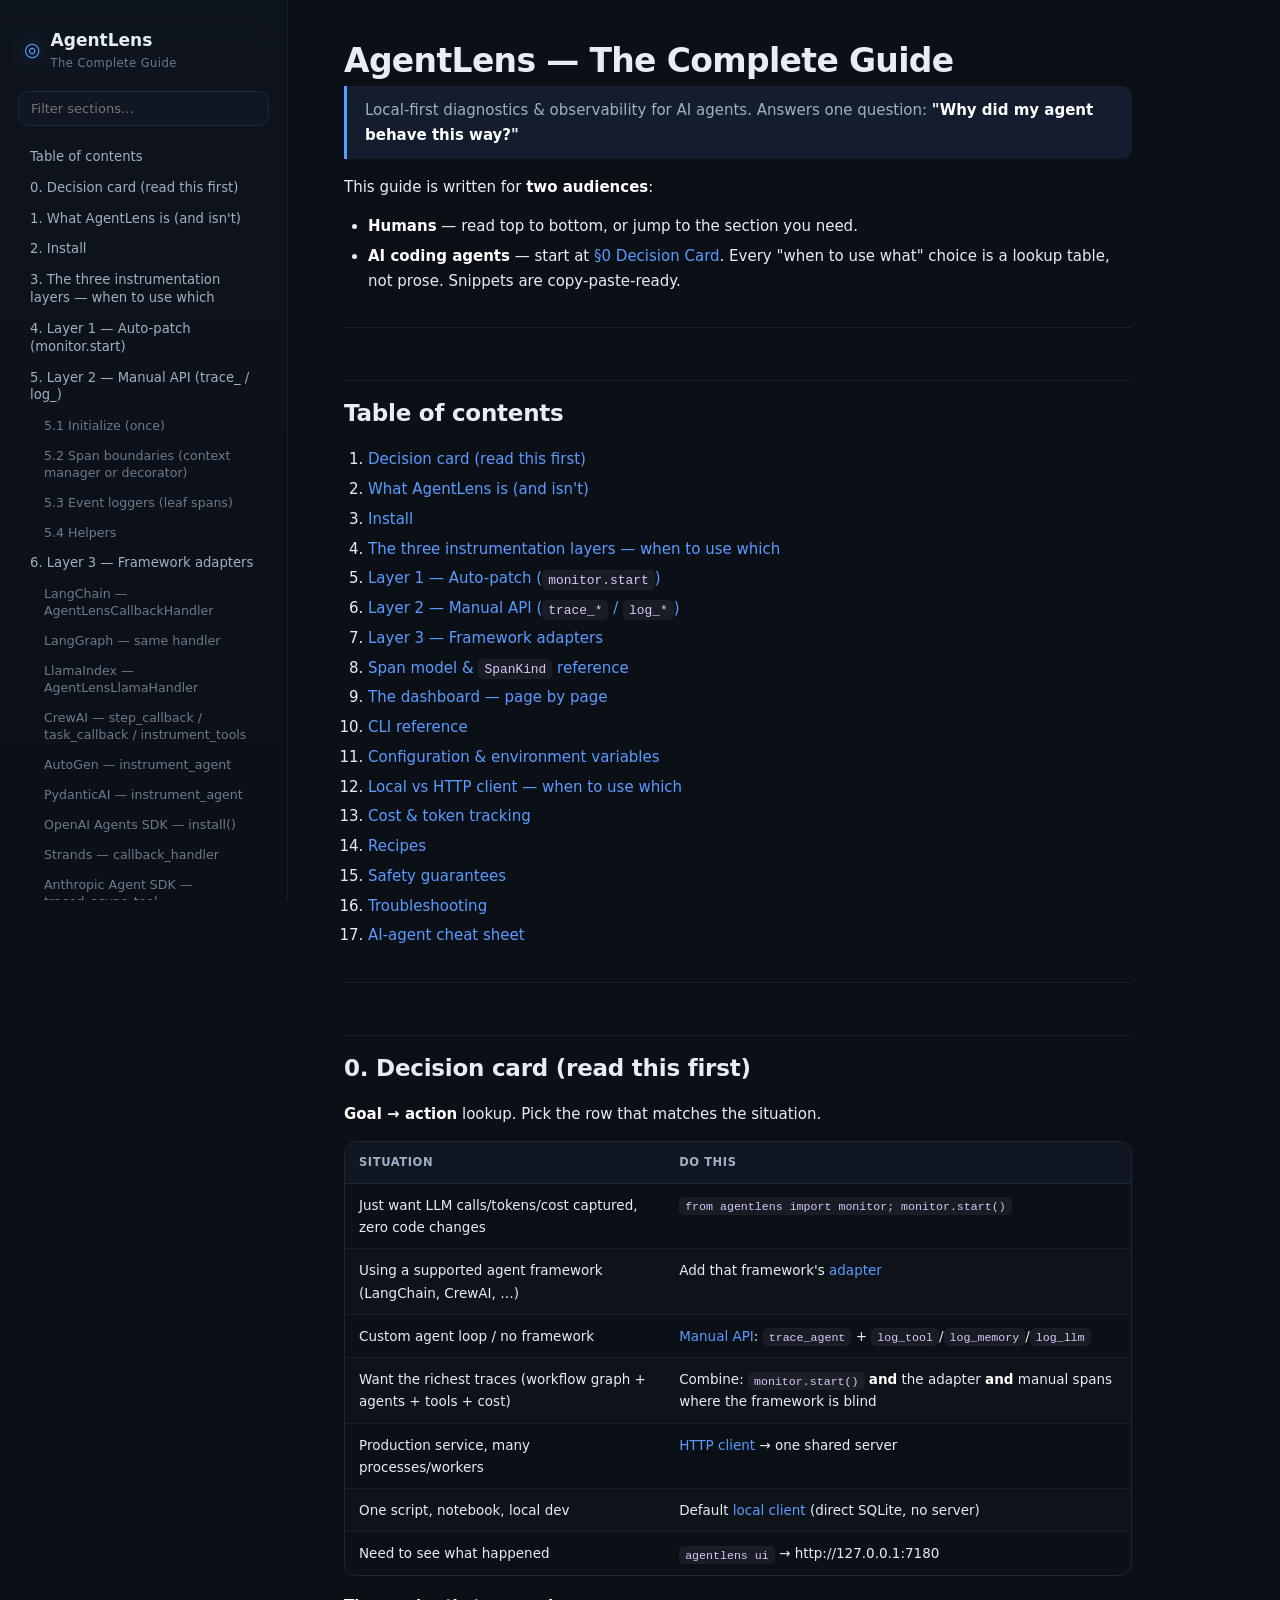
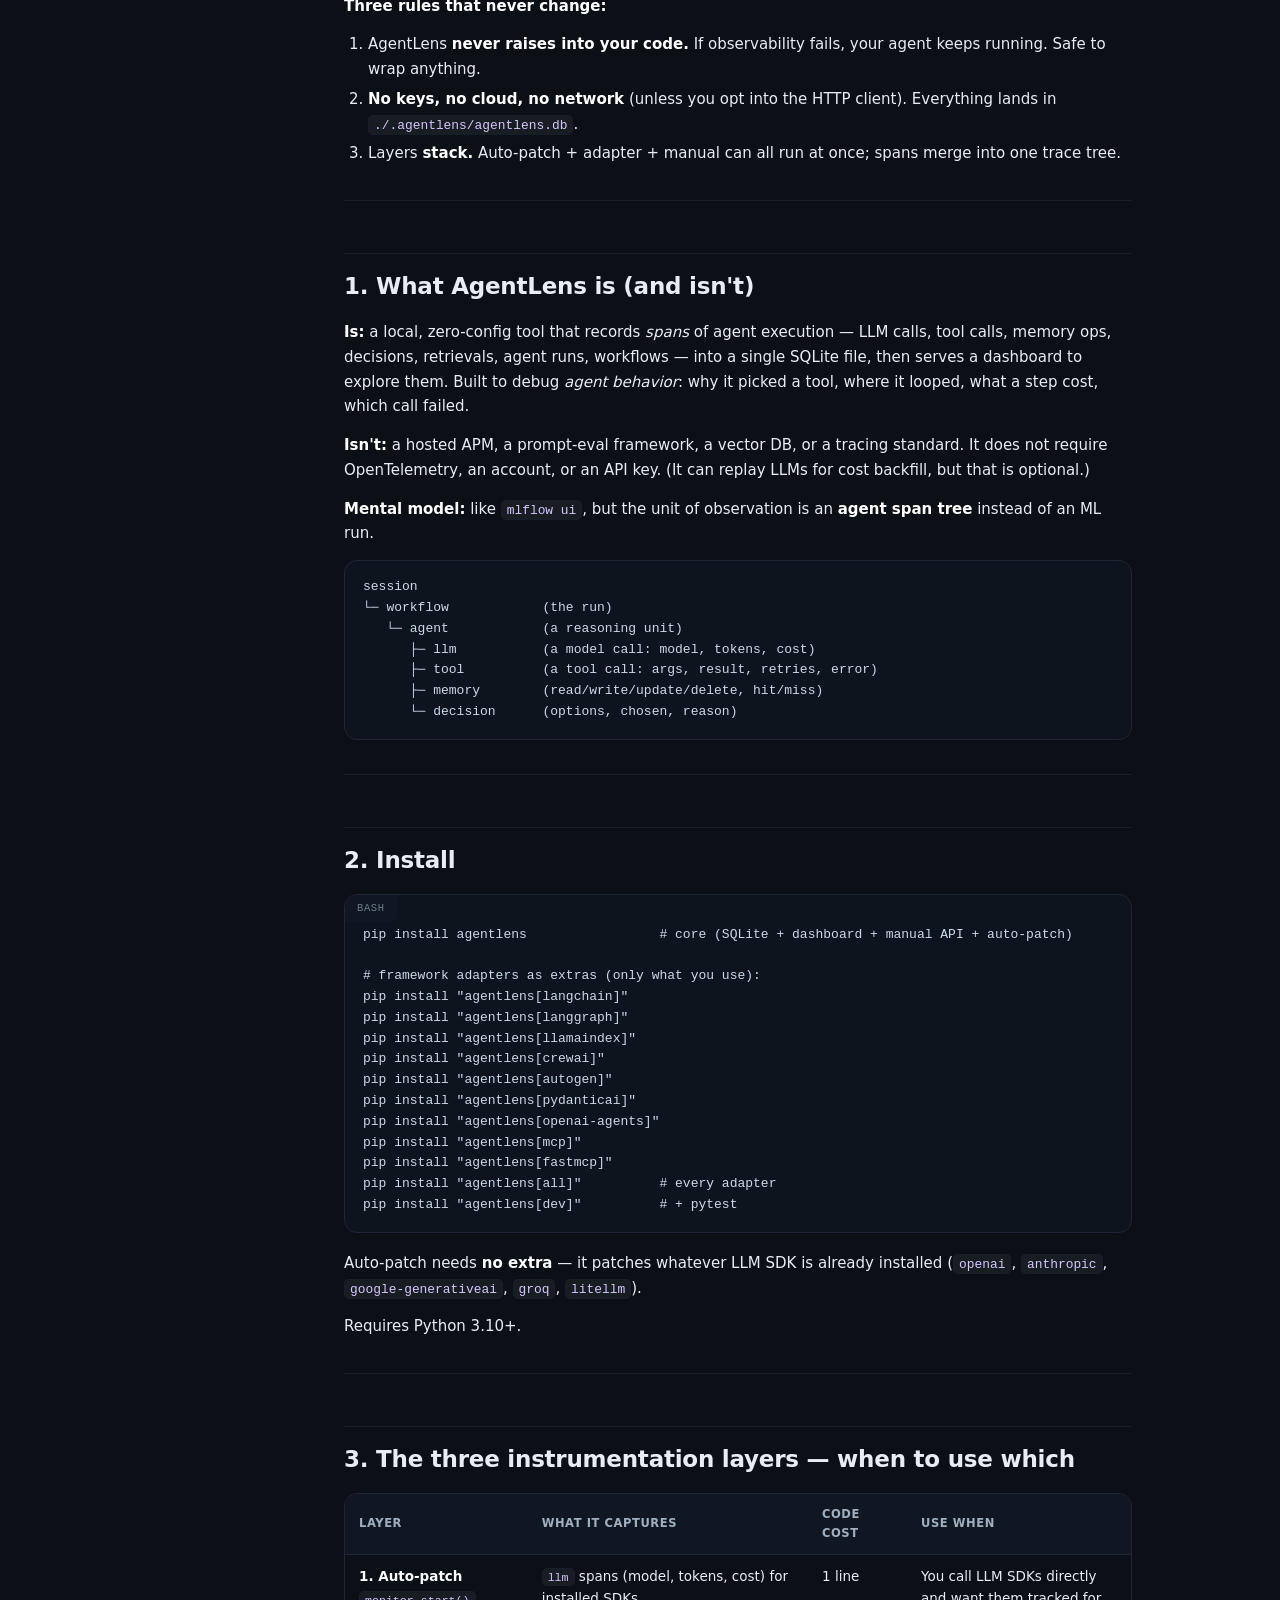
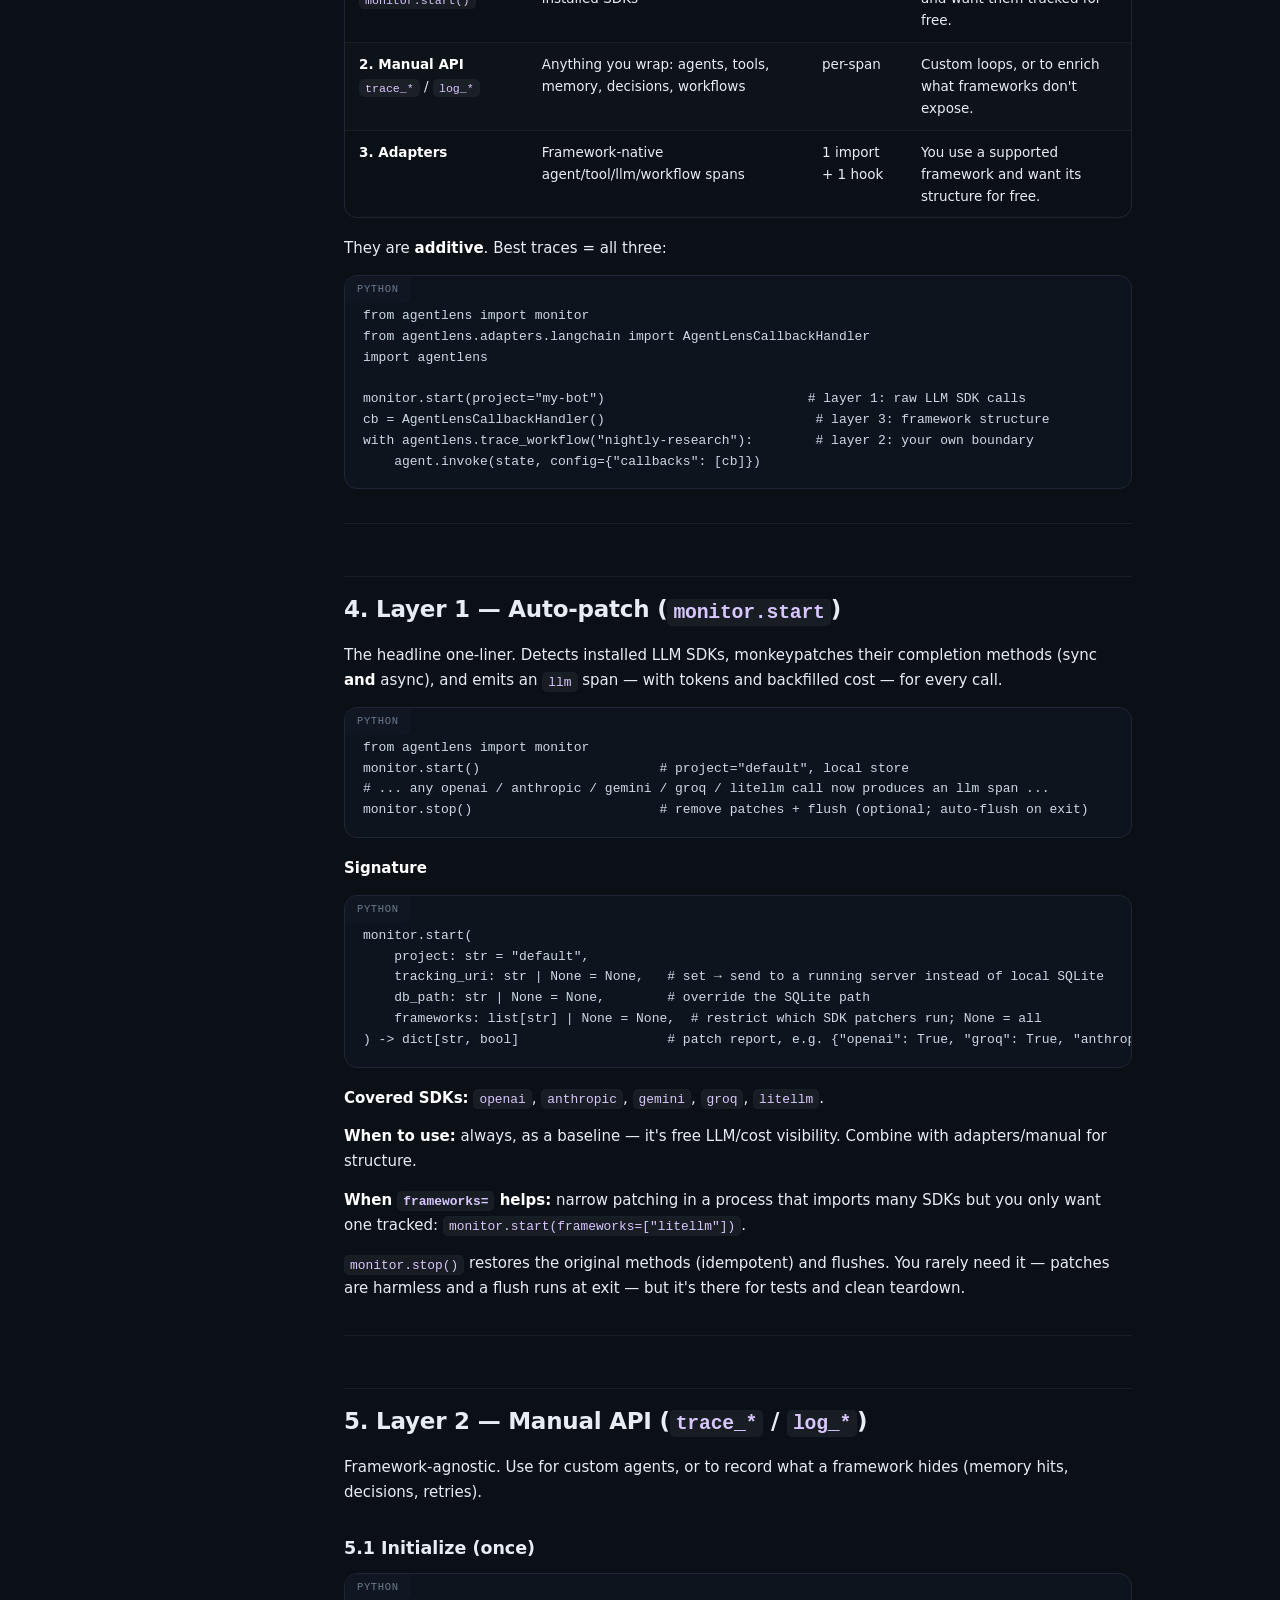
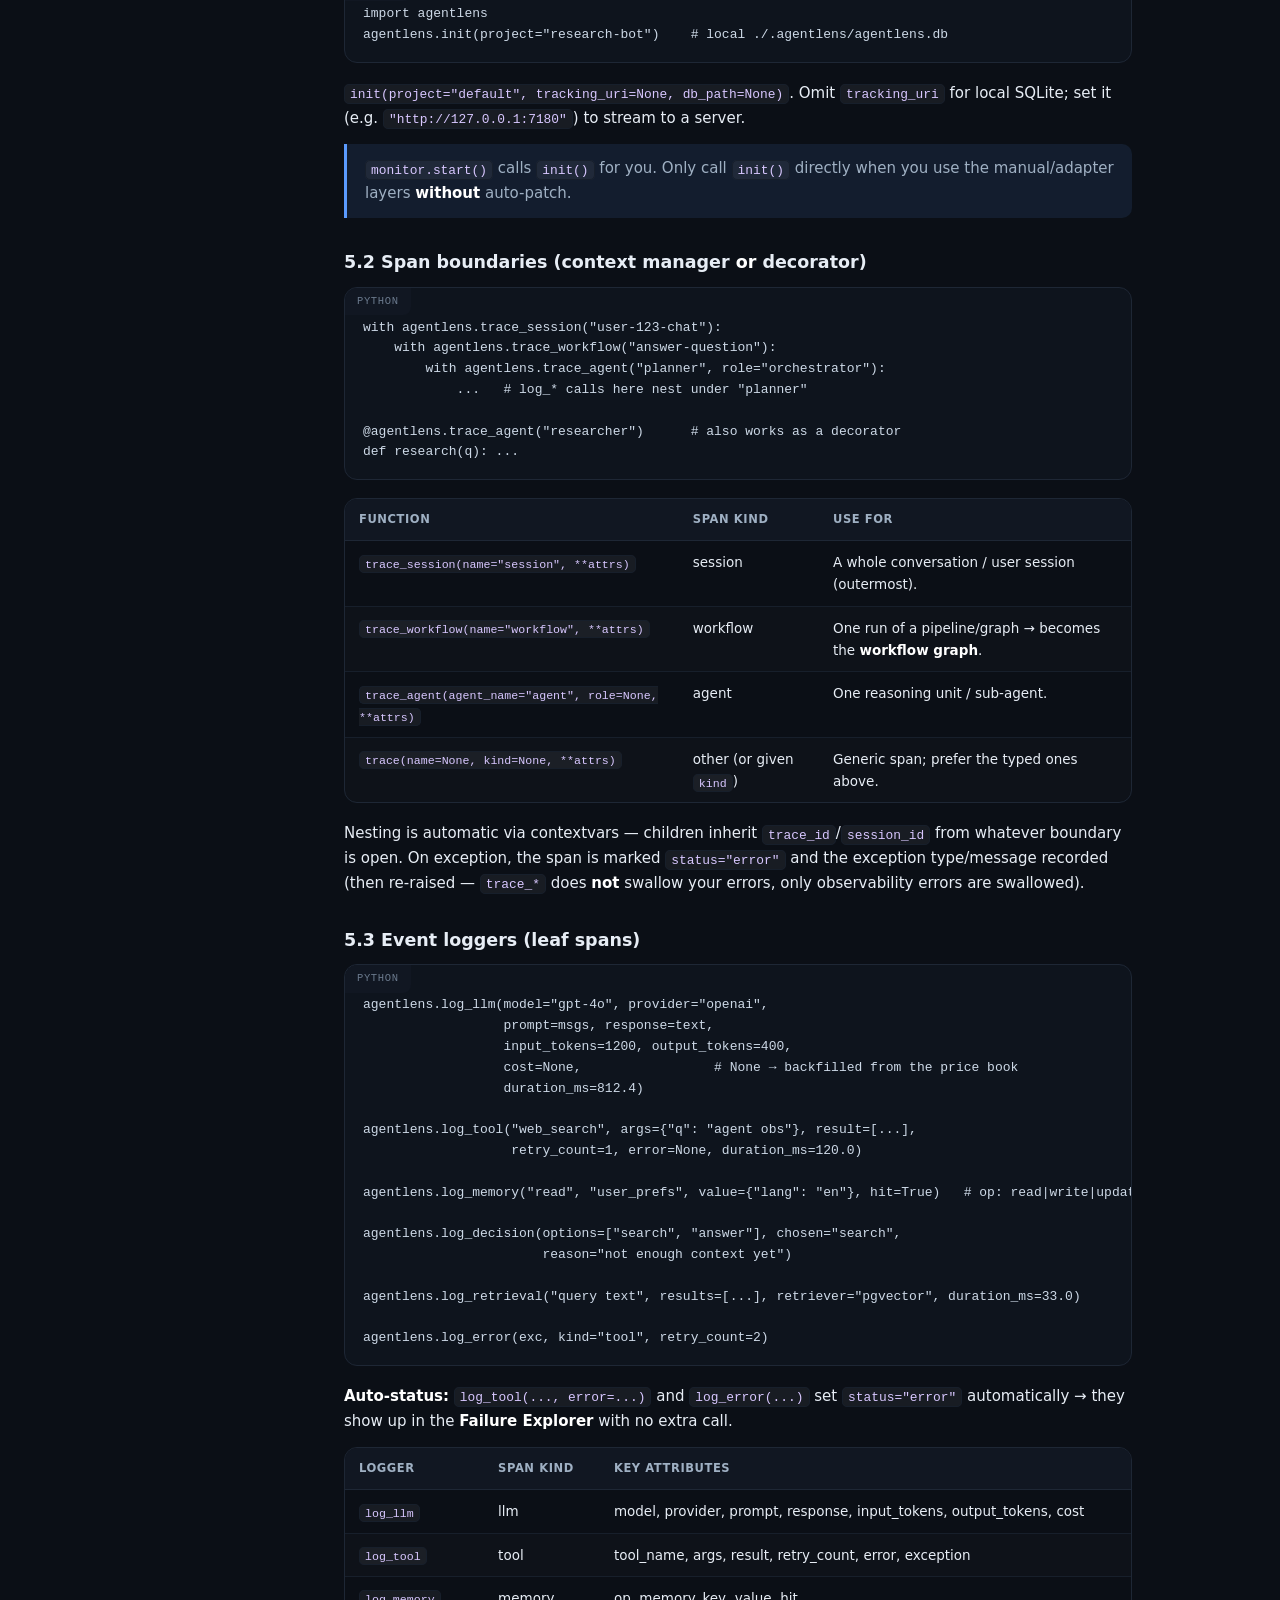
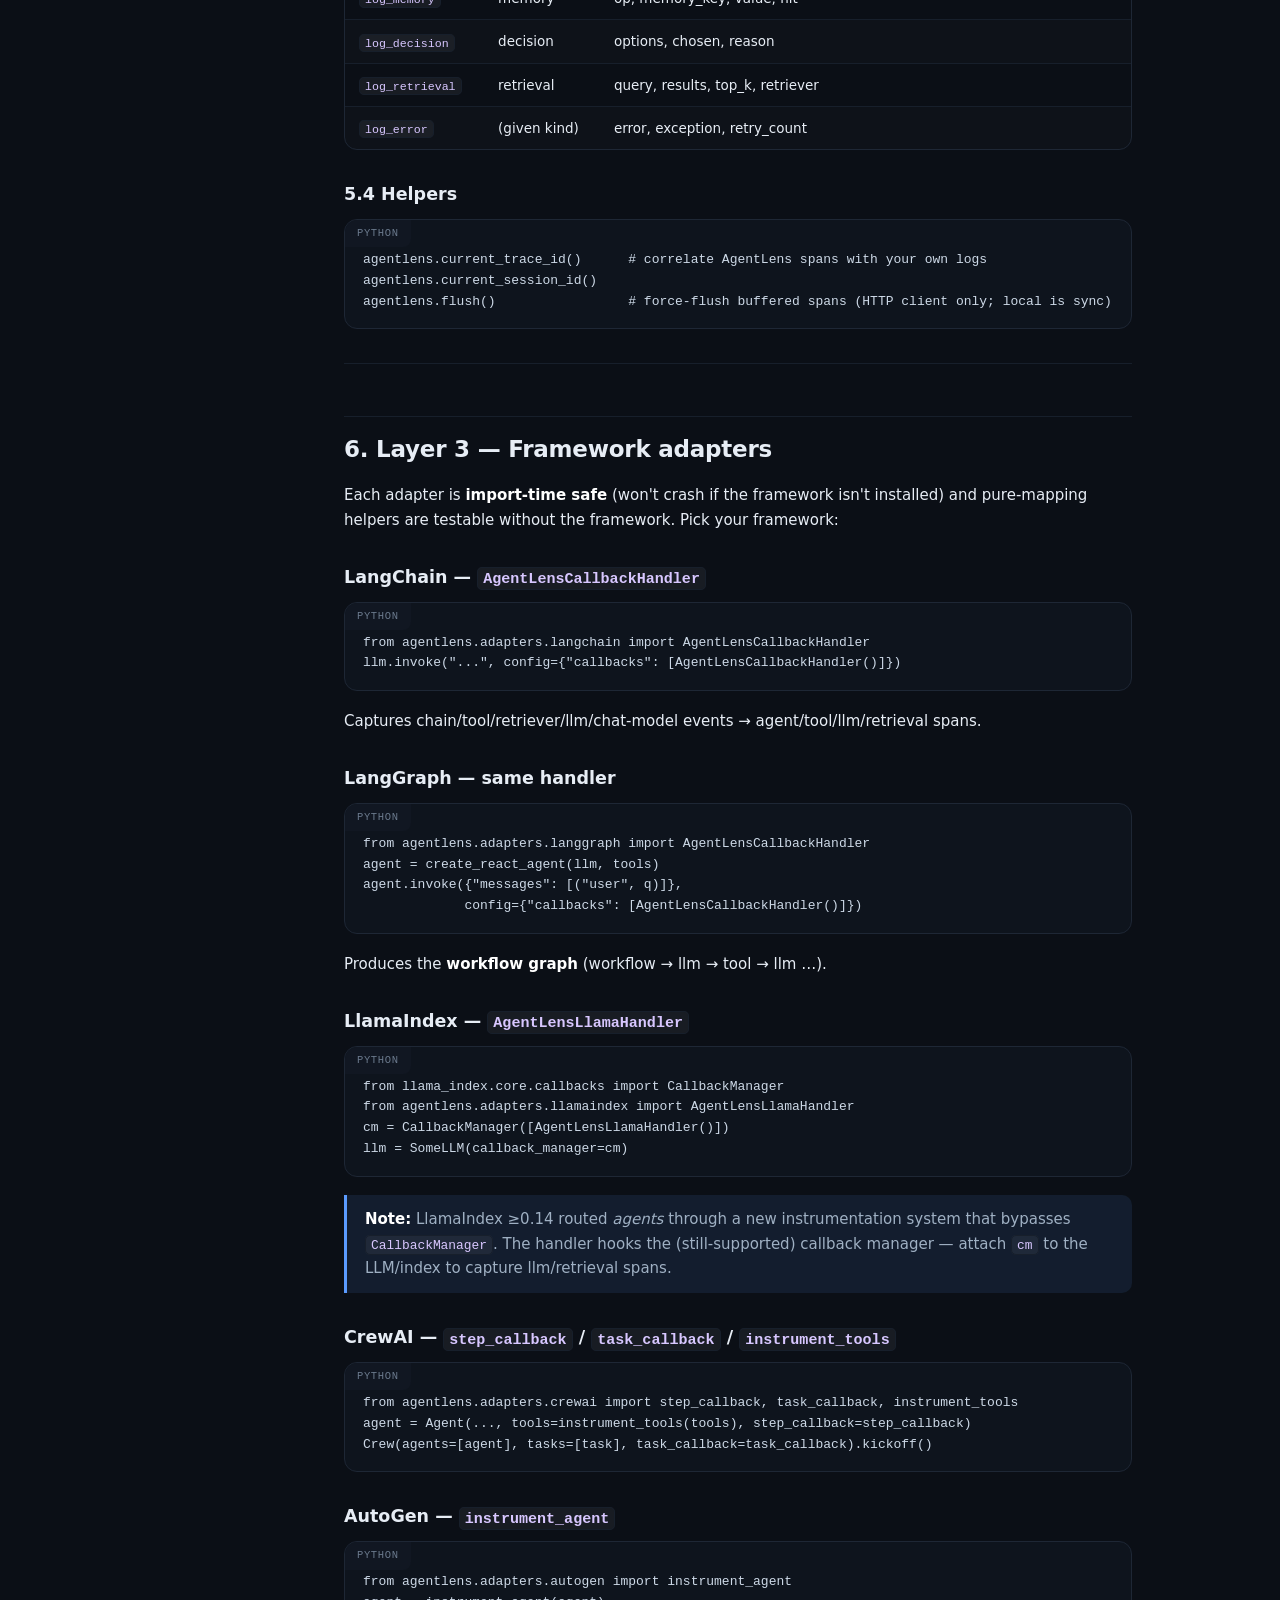
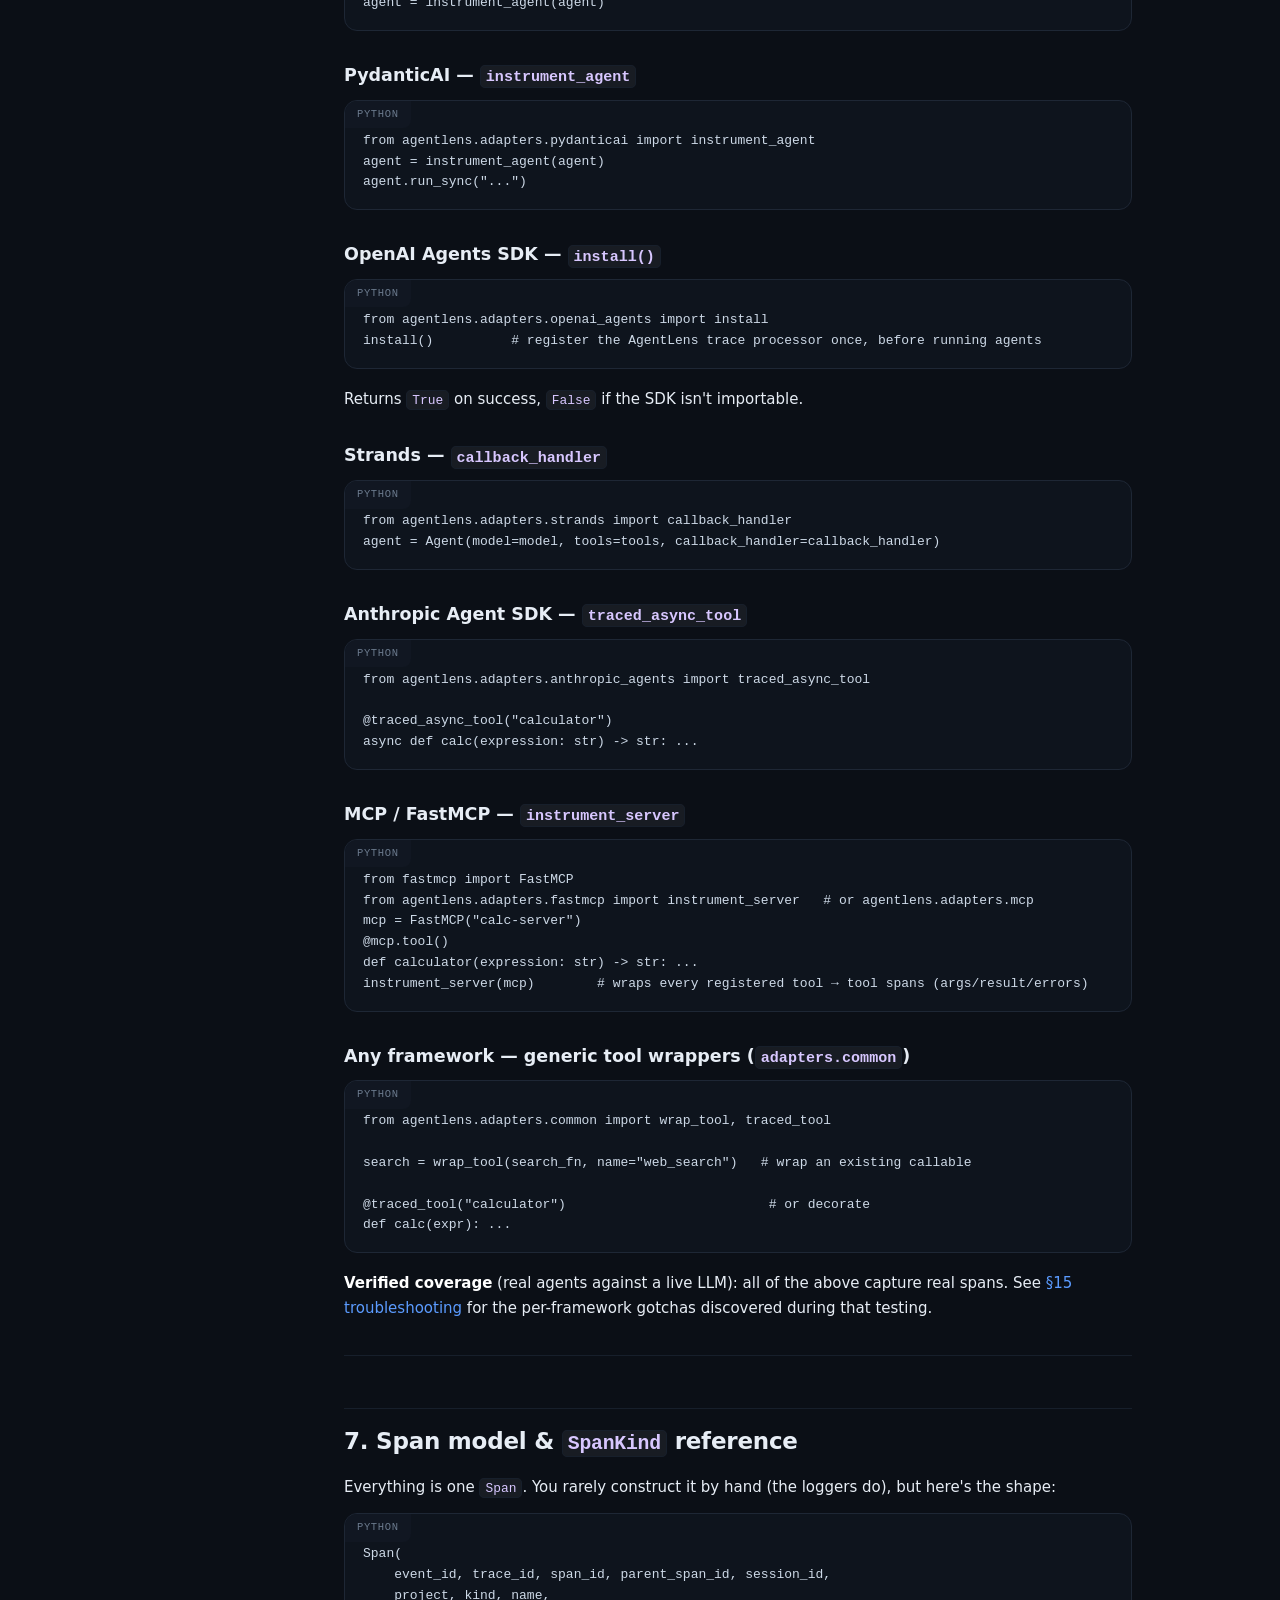
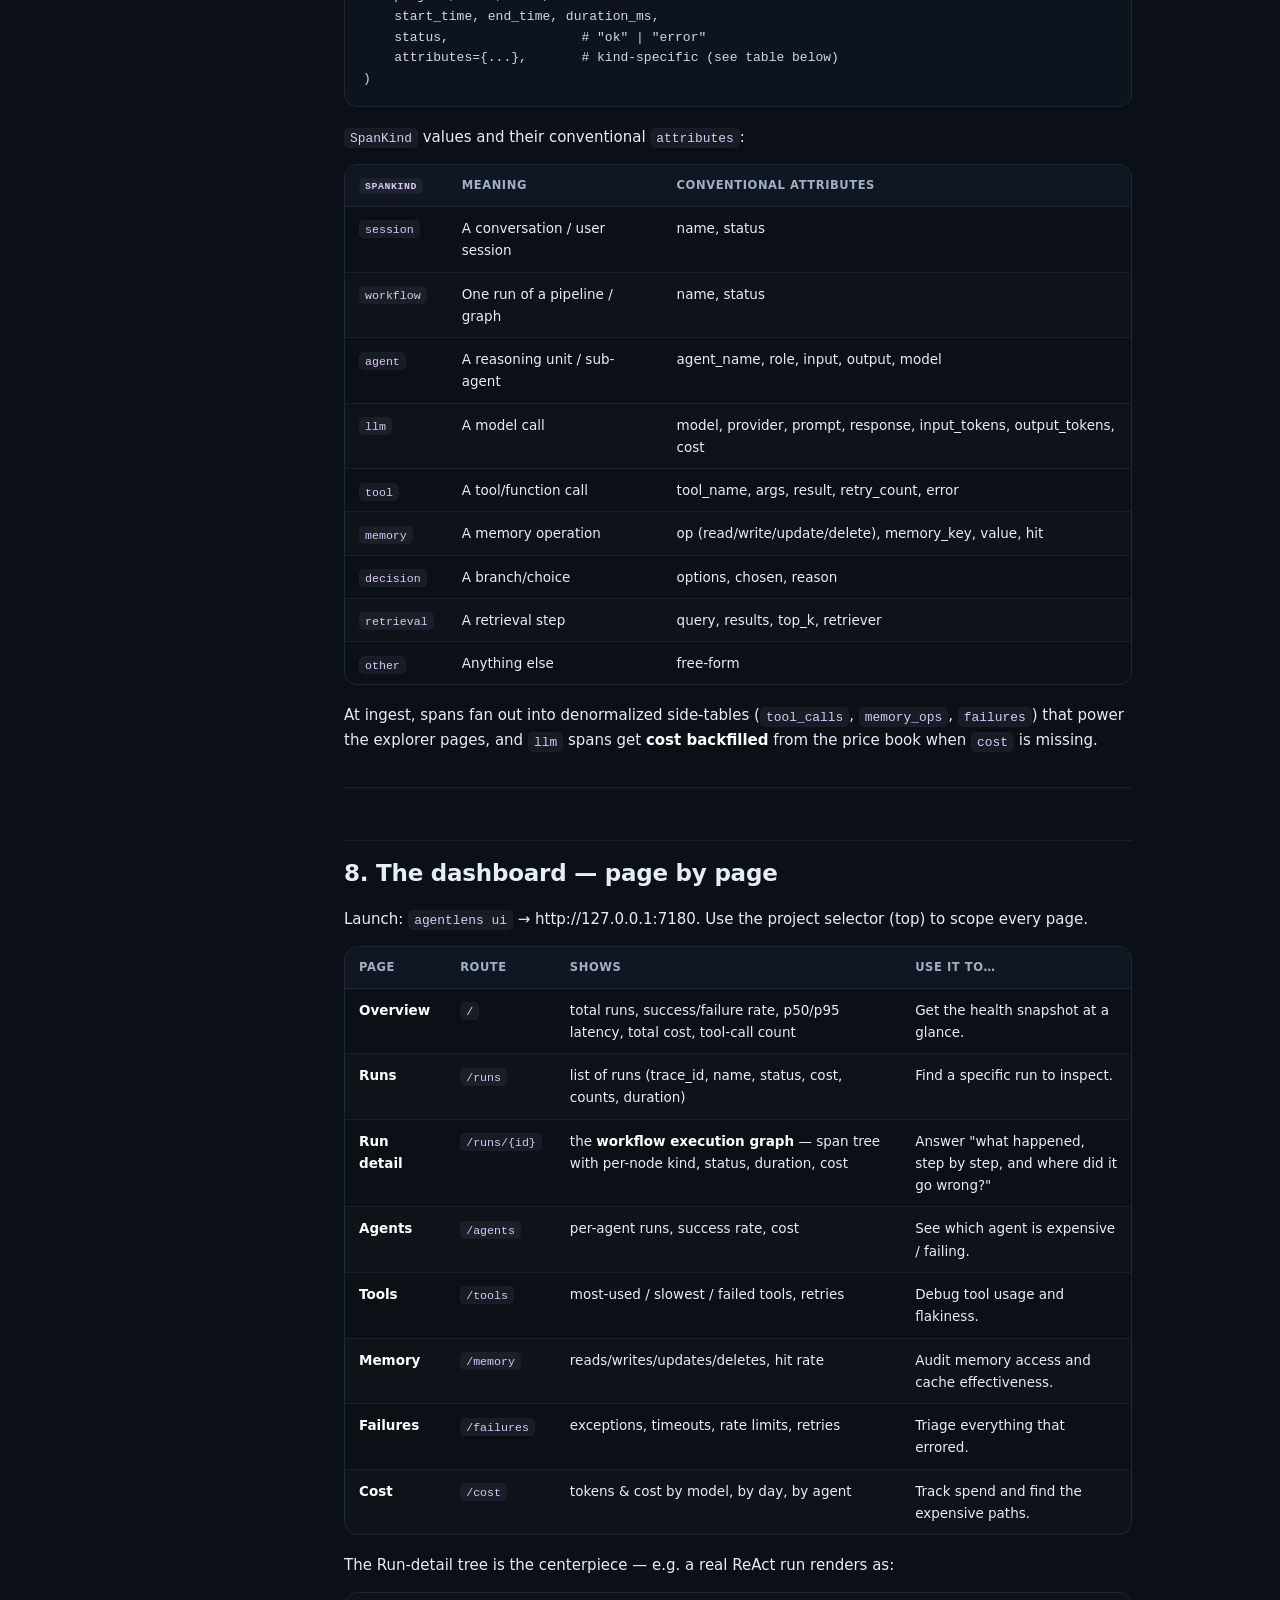
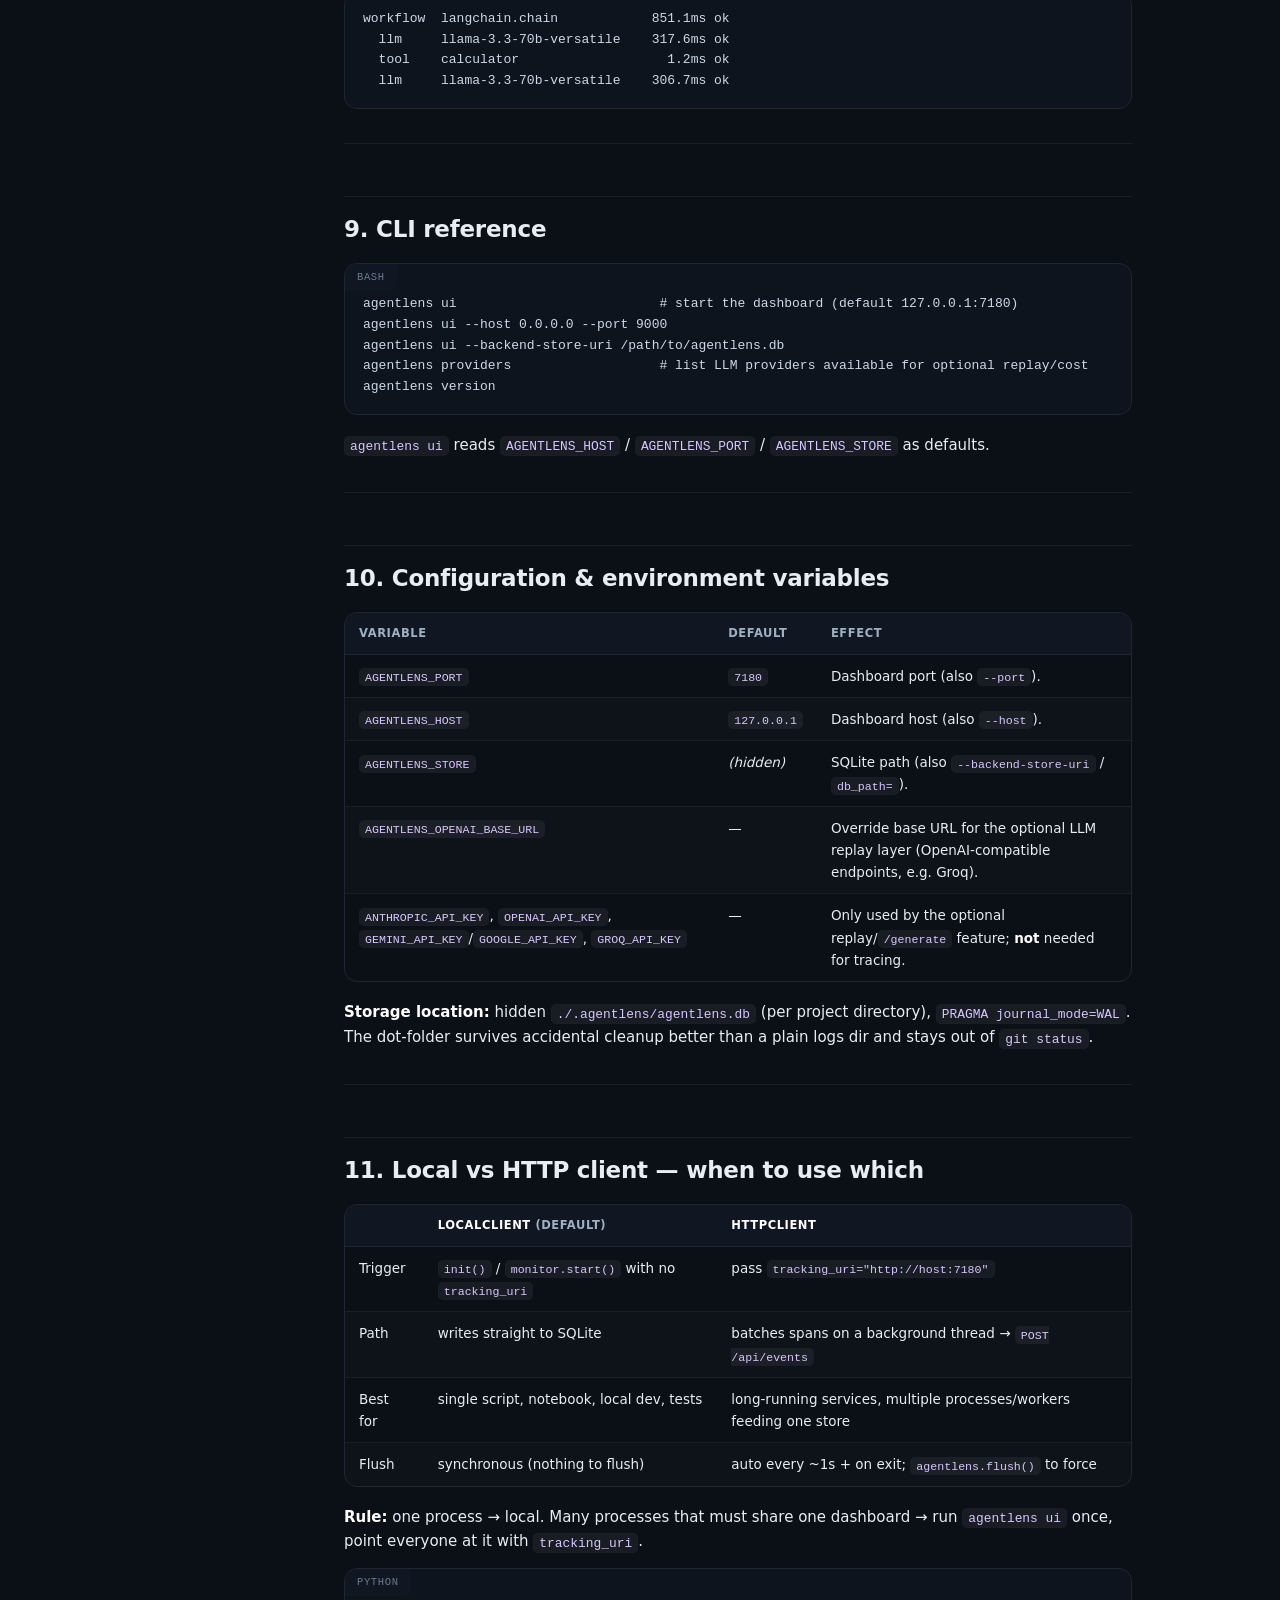
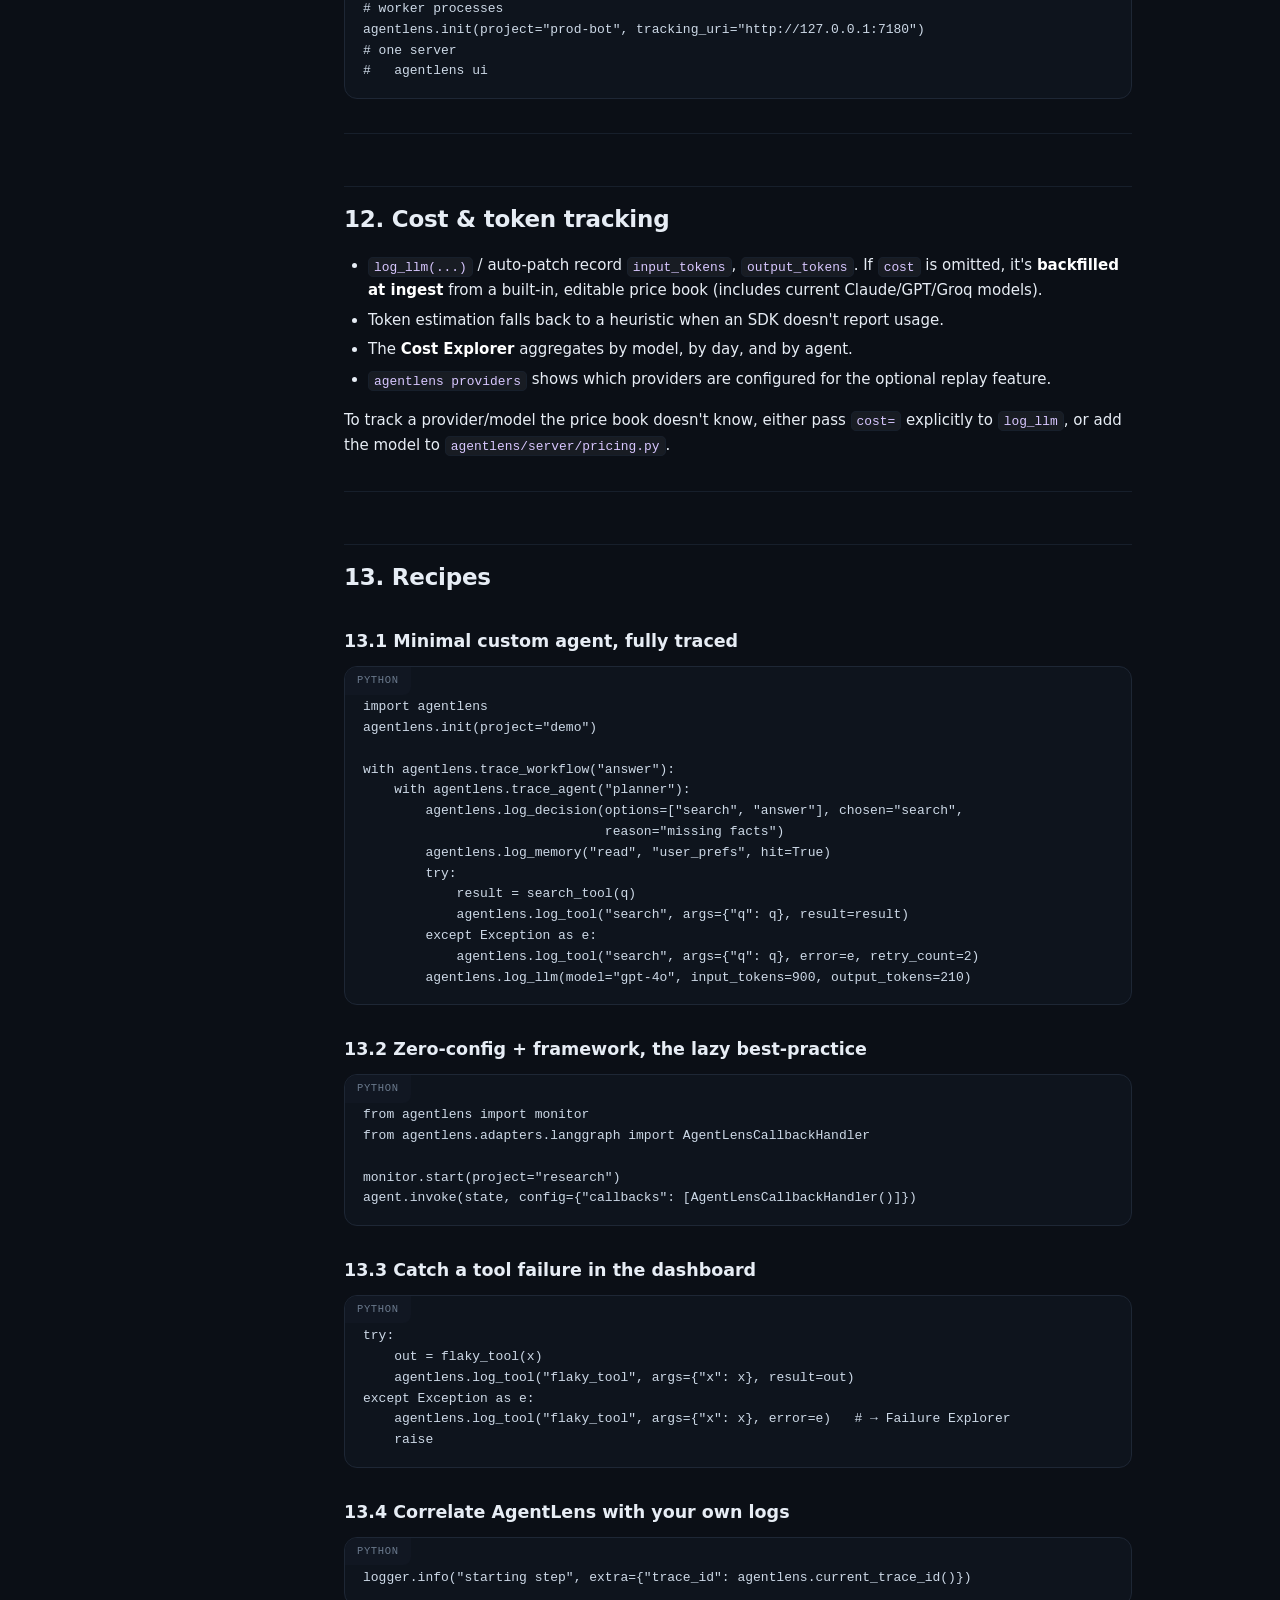
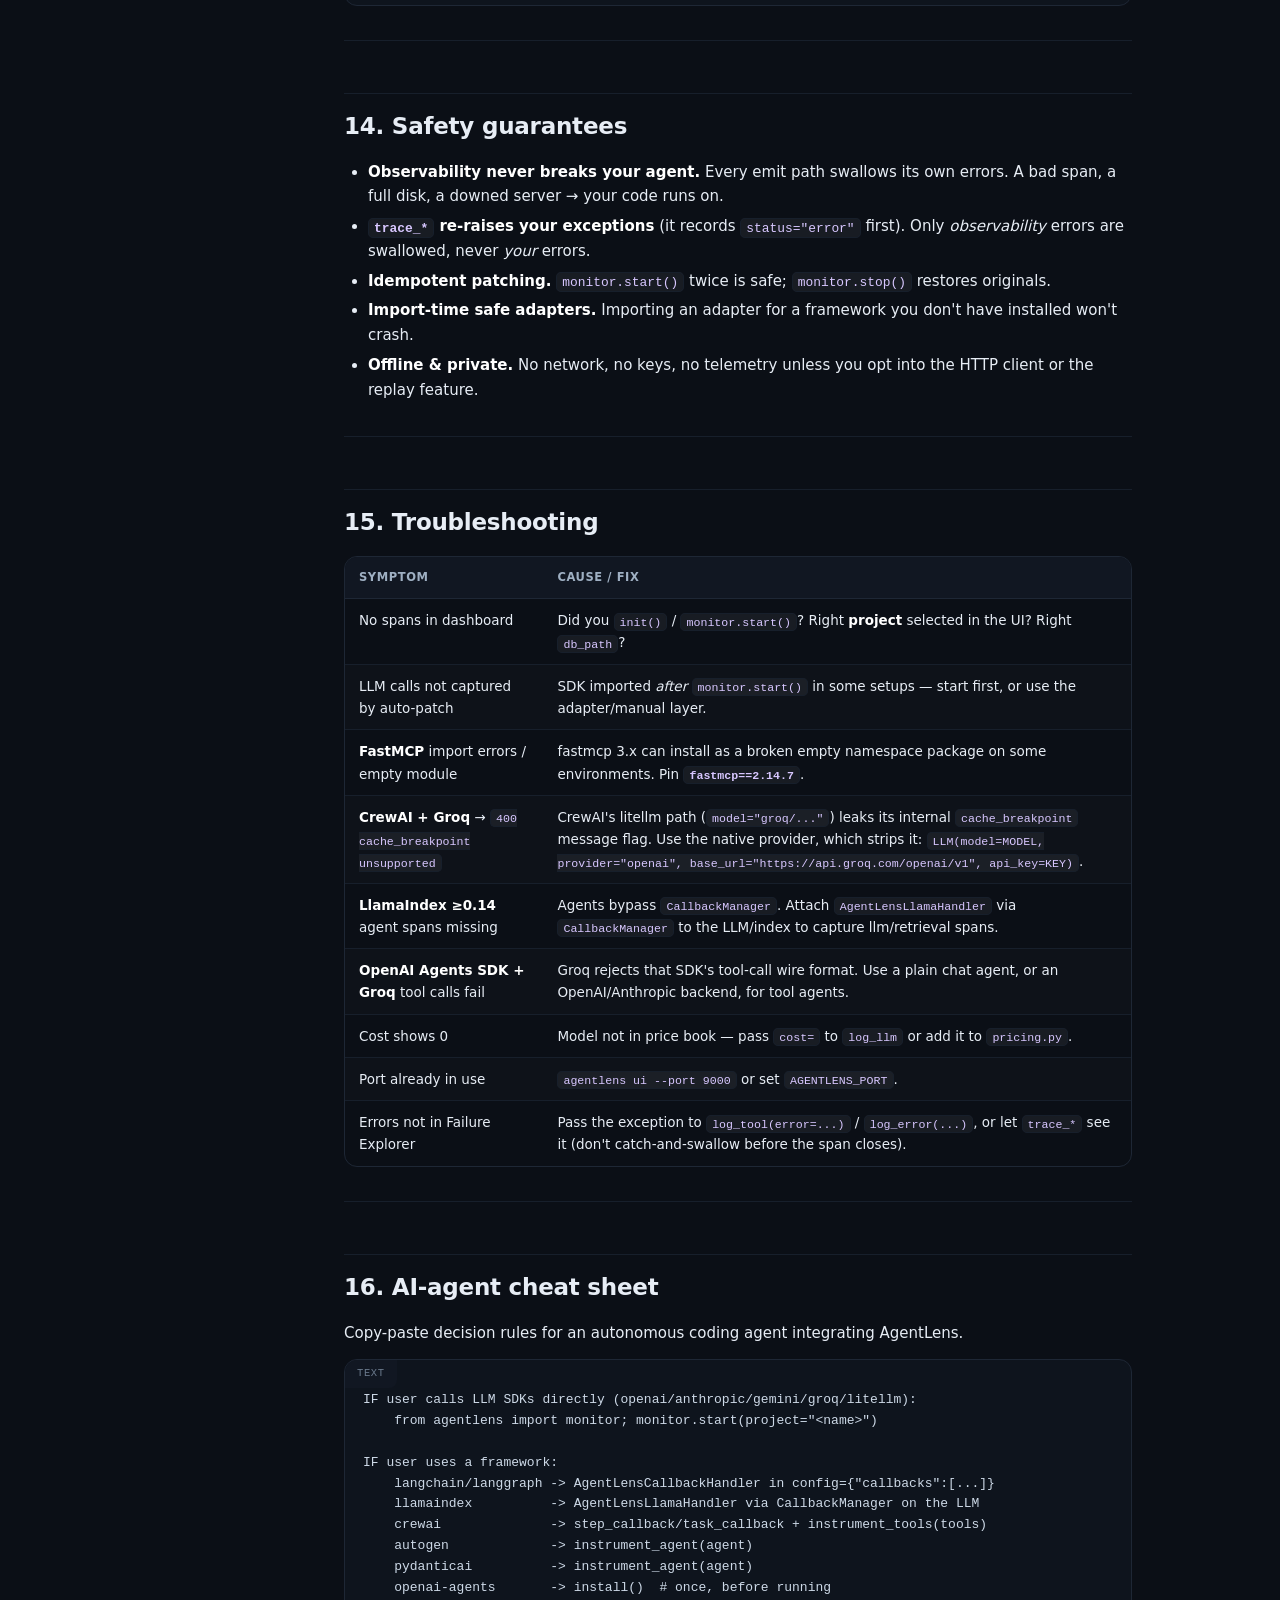
<file: docs/index.html>
<!DOCTYPE html>
<html lang="en">
<head>
<meta charset="utf-8">
<meta name="viewport" content="width=device-width, initial-scale=1">
<title>AgentLens — Guide</title>

<style>
:root{
  --bg:#0b0f16; --panel:#111722; --panel2:#0e141d; --border:#1e2735; --border-soft:#171f2b;
  --text:#e7edf5; --muted:#9fb0c3; --faint:#6b7a8d; --accent:#5b9bff; --accent-soft:rgba(91,155,255,.10);
  --good:#46d39a; --bad:#ff6b6b; --radius:13px;
  --sans:Inter,-apple-system,BlinkMacSystemFont,"Segoe UI",Roboto,"Helvetica Neue",system-ui,sans-serif;
  --mono:"JetBrains Mono",ui-monospace,SFMono-Regular,Menlo,Consolas,monospace;
}
*{box-sizing:border-box}
html{scroll-behavior:smooth}
body{margin:0;background:var(--bg);color:var(--text);font-family:var(--sans);font-size:15px;line-height:1.65;
  -webkit-font-smoothing:antialiased}
a{color:var(--accent);text-decoration:none}
a:hover{text-decoration:underline}
.layout{display:grid;grid-template-columns:288px minmax(0,1fr);max-width:1320px;margin:0 auto;gap:0}
/* sidebar */
aside{position:sticky;top:0;height:100vh;overflow-y:auto;border-right:1px solid var(--border-soft);
  padding:26px 18px 60px;background:linear-gradient(180deg,var(--panel2),var(--bg))}
.brand{display:flex;align-items:center;gap:10px;font-weight:700;font-size:17px;margin:0 6px 18px;color:var(--text)}
.brand .logo{color:var(--accent);filter:drop-shadow(0 0 10px rgba(91,155,255,.55));font-size:19px}
.brand small{display:block;font-weight:500;font-size:11.5px;color:var(--faint);letter-spacing:.04em}
.home{display:inline-block;margin:0 6px 14px;font-size:12.5px;color:var(--muted)}
.home:hover{color:var(--accent)}
.search{width:100%;padding:9px 12px;margin:0 0 16px;border-radius:10px;border:1px solid var(--border);
  background:var(--panel);color:var(--text);font-size:13px;font-family:var(--sans);outline:none}
.search:focus{border-color:var(--accent);box-shadow:0 0 0 3px var(--accent-soft)}
nav{display:flex;flex-direction:column;gap:1px}
nav a{display:block;padding:6px 10px;border-radius:8px;color:var(--muted);font-size:13.2px;line-height:1.35;
  border-left:2px solid transparent}
nav a.lvl3{padding-left:24px;font-size:12.6px;color:var(--faint)}
nav a:hover{background:var(--accent-soft);color:var(--text);text-decoration:none}
nav a.active{background:var(--accent-soft);color:var(--text);border-left-color:var(--accent)}
nav a.hidden{display:none}
/* content */
main{padding:42px 56px 120px;max-width:900px}
main h1{font-size:33px;line-height:1.15;letter-spacing:-.02em;margin:0 0 6px}
main h2{font-size:23px;letter-spacing:-.01em;margin:52px 0 14px;padding-top:14px;border-top:1px solid var(--border-soft)}
main h3{font-size:17.5px;margin:30px 0 10px}
main h4{font-size:15px;margin:22px 0 8px;color:var(--muted)}
.anchor{margin-left:10px;color:var(--faint);opacity:0;font-weight:400;text-decoration:none;transition:opacity .12s}
h1:hover .anchor,h2:hover .anchor,h3:hover .anchor{opacity:1}
main p{margin:0 0 14px}
main hr{border:none;border-top:1px solid var(--border-soft);margin:34px 0}
main ul,main ol{margin:0 0 16px;padding-left:24px}
main li{margin:5px 0}
strong{color:#fff;font-weight:650}
code{font-family:var(--mono);font-size:.86em;background:rgba(255,255,255,.055);border:1px solid var(--border-soft);
  border-radius:5px;padding:1.5px 5px;color:#d8c7ff}
blockquote{margin:0 0 16px;padding:12px 18px;border-left:3px solid var(--accent);border-radius:0 10px 10px 0;
  background:var(--accent-soft);color:var(--muted)}
blockquote code{color:#d8c7ff}
/* code blocks */
.codeblock{position:relative;margin:0 0 18px;border:1px solid var(--border);border-radius:var(--radius);
  background:var(--panel2);overflow:hidden}
.codeblock pre{margin:0;padding:16px 18px;overflow-x:auto}
.codeblock code{display:block;background:none;border:none;padding:0;color:#cdd9e7;font-size:13px;line-height:1.6}
.codeblock .lang{position:absolute;top:0;left:0;font-family:var(--mono);font-size:10.5px;letter-spacing:.06em;
  text-transform:uppercase;color:var(--faint);padding:5px 12px;background:var(--panel);border-bottom-right-radius:8px}
.codeblock .lang+button.copy{}
.codeblock:has(.lang) pre{padding-top:30px}
.copy{position:absolute;top:7px;right:8px;font-family:var(--sans);font-size:11px;color:var(--muted);cursor:pointer;
  background:var(--panel);border:1px solid var(--border);border-radius:7px;padding:3px 10px;opacity:0;transition:.12s}
.codeblock:hover .copy{opacity:1}
.copy:hover{color:var(--text);border-color:var(--accent)}
.copy.done{color:var(--good);border-color:var(--good)}
/* tables */
.tablewrap{overflow-x:auto;margin:0 0 18px;border:1px solid var(--border);border-radius:var(--radius)}
table{width:100%;border-collapse:collapse;font-size:13.5px}
thead th{text-align:left;background:var(--panel);color:var(--muted);font-weight:600;font-size:11.5px;
  text-transform:uppercase;letter-spacing:.05em;padding:11px 14px;border-bottom:1px solid var(--border)}
td{padding:10px 14px;border-bottom:1px solid var(--border-soft);vertical-align:top}
tbody tr:last-child td{border-bottom:none}
tbody tr:nth-child(even){background:rgba(255,255,255,.012)}
/* responsive */
.menu-toggle{display:none}
@media(max-width:880px){
  .layout{grid-template-columns:1fr}
  aside{position:fixed;z-index:40;width:280px;left:-300px;transition:left .2s;box-shadow:0 0 40px rgba(0,0,0,.5)}
  aside.open{left:0}
  main{padding:64px 22px 90px}
  .menu-toggle{display:flex;position:fixed;top:14px;left:14px;z-index:50;align-items:center;justify-content:center;
    width:42px;height:38px;border-radius:10px;background:var(--panel);border:1px solid var(--border);color:var(--text);
    cursor:pointer;font-size:18px}
}
</style>
</head>
<body>
<button class="menu-toggle" aria-label="Menu">&#9776;</button>
<div class="layout">
<aside>
  <div class="brand"><span class="logo">&#9678;</span><span>AgentLens<small>The Complete Guide</small></span></div>
  
  <input id="docsearch" class="search" type="search" placeholder="Filter sections…" autocomplete="off">
  <nav>
<a class="lvl2" href="#table-of-contents" data-slug="table-of-contents">Table of contents</a>
<a class="lvl2" href="#0-decision-card-read-this-first" data-slug="0-decision-card-read-this-first">0. Decision card (read this first)</a>
<a class="lvl2" href="#1-what-agentlens-is-and-isnt" data-slug="1-what-agentlens-is-and-isnt">1. What AgentLens is (and isn&#x27;t)</a>
<a class="lvl2" href="#2-install" data-slug="2-install">2. Install</a>
<a class="lvl2" href="#3-the-three-instrumentation-layers--when-to-use-which" data-slug="3-the-three-instrumentation-layers--when-to-use-which">3. The three instrumentation layers — when to use which</a>
<a class="lvl2" href="#4-layer-1--auto-patch-monitorstart" data-slug="4-layer-1--auto-patch-monitorstart">4. Layer 1 — Auto-patch (monitor.start)</a>
<a class="lvl2" href="#5-layer-2--manual-api-trace_--log_" data-slug="5-layer-2--manual-api-trace_--log_">5. Layer 2 — Manual API (trace_ / log_)</a>
<a class="lvl3" href="#51-initialize-once" data-slug="51-initialize-once">5.1 Initialize (once)</a>
<a class="lvl3" href="#52-span-boundaries-context-manager-or-decorator" data-slug="52-span-boundaries-context-manager-or-decorator">5.2 Span boundaries (context manager or decorator)</a>
<a class="lvl3" href="#53-event-loggers-leaf-spans" data-slug="53-event-loggers-leaf-spans">5.3 Event loggers (leaf spans)</a>
<a class="lvl3" href="#54-helpers" data-slug="54-helpers">5.4 Helpers</a>
<a class="lvl2" href="#6-layer-3--framework-adapters" data-slug="6-layer-3--framework-adapters">6. Layer 3 — Framework adapters</a>
<a class="lvl3" href="#langchain--agentlenscallbackhandler" data-slug="langchain--agentlenscallbackhandler">LangChain — AgentLensCallbackHandler</a>
<a class="lvl3" href="#langgraph--same-handler" data-slug="langgraph--same-handler">LangGraph — same handler</a>
<a class="lvl3" href="#llamaindex--agentlensllamahandler" data-slug="llamaindex--agentlensllamahandler">LlamaIndex — AgentLensLlamaHandler</a>
<a class="lvl3" href="#crewai--step_callback--task_callback--instrument_tools" data-slug="crewai--step_callback--task_callback--instrument_tools">CrewAI — step_callback / task_callback / instrument_tools</a>
<a class="lvl3" href="#autogen--instrument_agent" data-slug="autogen--instrument_agent">AutoGen — instrument_agent</a>
<a class="lvl3" href="#pydanticai--instrument_agent" data-slug="pydanticai--instrument_agent">PydanticAI — instrument_agent</a>
<a class="lvl3" href="#openai-agents-sdk--install" data-slug="openai-agents-sdk--install">OpenAI Agents SDK — install()</a>
<a class="lvl3" href="#strands--callback_handler" data-slug="strands--callback_handler">Strands — callback_handler</a>
<a class="lvl3" href="#anthropic-agent-sdk--traced_async_tool" data-slug="anthropic-agent-sdk--traced_async_tool">Anthropic Agent SDK — traced_async_tool</a>
<a class="lvl3" href="#mcp--fastmcp--instrument_server" data-slug="mcp--fastmcp--instrument_server">MCP / FastMCP — instrument_server</a>
<a class="lvl3" href="#any-framework--generic-tool-wrappers-adapterscommon" data-slug="any-framework--generic-tool-wrappers-adapterscommon">Any framework — generic tool wrappers (adapters.common)</a>
<a class="lvl2" href="#7-span-model--spankind-reference" data-slug="7-span-model--spankind-reference">7. Span model &amp; SpanKind reference</a>
<a class="lvl2" href="#8-the-dashboard--page-by-page" data-slug="8-the-dashboard--page-by-page">8. The dashboard — page by page</a>
<a class="lvl2" href="#9-cli-reference" data-slug="9-cli-reference">9. CLI reference</a>
<a class="lvl2" href="#10-configuration--environment-variables" data-slug="10-configuration--environment-variables">10. Configuration &amp; environment variables</a>
<a class="lvl2" href="#11-local-vs-http-client--when-to-use-which" data-slug="11-local-vs-http-client--when-to-use-which">11. Local vs HTTP client — when to use which</a>
<a class="lvl2" href="#12-cost--token-tracking" data-slug="12-cost--token-tracking">12. Cost &amp; token tracking</a>
<a class="lvl2" href="#13-recipes" data-slug="13-recipes">13. Recipes</a>
<a class="lvl3" href="#131-minimal-custom-agent-fully-traced" data-slug="131-minimal-custom-agent-fully-traced">13.1 Minimal custom agent, fully traced</a>
<a class="lvl3" href="#132-zero-config--framework-the-lazy-best-practice" data-slug="132-zero-config--framework-the-lazy-best-practice">13.2 Zero-config + framework, the lazy best-practice</a>
<a class="lvl3" href="#133-catch-a-tool-failure-in-the-dashboard" data-slug="133-catch-a-tool-failure-in-the-dashboard">13.3 Catch a tool failure in the dashboard</a>
<a class="lvl3" href="#134-correlate-agentlens-with-your-own-logs" data-slug="134-correlate-agentlens-with-your-own-logs">13.4 Correlate AgentLens with your own logs</a>
<a class="lvl2" href="#14-safety-guarantees" data-slug="14-safety-guarantees">14. Safety guarantees</a>
<a class="lvl2" href="#15-troubleshooting" data-slug="15-troubleshooting">15. Troubleshooting</a>
<a class="lvl2" href="#16-ai-agent-cheat-sheet" data-slug="16-ai-agent-cheat-sheet">16. AI-agent cheat sheet</a>
  </nav>
</aside>
<main>
<h1 id="agentlens--the-complete-guide">AgentLens — The Complete Guide<a class="anchor" href="#agentlens--the-complete-guide" aria-label="Link">#</a></h1>
<blockquote>Local-first diagnostics &amp; observability for AI agents. Answers one question: <strong>&quot;Why did my agent behave this way?&quot;</strong></blockquote>
<p>This guide is written for <strong>two audiences</strong>:</p>
<ul><li><strong>Humans</strong> — read top to bottom, or jump to the section you need.</li><li><strong>AI coding agents</strong> — start at <a href="#0-decision-card-read-this-first">§0 Decision Card</a>. Every &quot;when to use what&quot; choice is a lookup table, not prose. Snippets are copy-paste-ready.</li></ul>
<hr>
<h2 id="table-of-contents">Table of contents<a class="anchor" href="#table-of-contents" aria-label="Link">#</a></h2>
<ol><li><a href="#0-decision-card-read-this-first">Decision card (read this first)</a></li><li><a href="#1-what-agentlens-is-and-isnt">What AgentLens is (and isn&#x27;t)</a></li><li><a href="#2-install">Install</a></li><li><a href="#3-the-three-instrumentation-layers--when-to-use-which">The three instrumentation layers — when to use which</a></li><li><a href="#4-layer-1--auto-patch-monitorstart">Layer 1 — Auto-patch (<code>monitor.start</code>)</a></li><li><a href="#5-layer-2--manual-api-trace_--log_">Layer 2 — Manual API (<code>trace_*</code> / <code>log_*</code>)</a></li><li><a href="#6-layer-3--framework-adapters">Layer 3 — Framework adapters</a></li><li><a href="#7-span-model--spankind-reference">Span model &amp; <code>SpanKind</code> reference</a></li><li><a href="#8-the-dashboard--page-by-page">The dashboard — page by page</a></li><li><a href="#9-cli-reference">CLI reference</a></li><li><a href="#10-configuration--environment-variables">Configuration &amp; environment variables</a></li><li><a href="#11-local-vs-http-client--when-to-use-which">Local vs HTTP client — when to use which</a></li><li><a href="#12-cost--token-tracking">Cost &amp; token tracking</a></li><li><a href="#13-recipes">Recipes</a></li><li><a href="#14-safety-guarantees">Safety guarantees</a></li><li><a href="#15-troubleshooting">Troubleshooting</a></li><li><a href="#16-ai-agent-cheat-sheet">AI-agent cheat sheet</a></li></ol>
<hr>
<h2 id="0-decision-card-read-this-first">0. Decision card (read this first)<a class="anchor" href="#0-decision-card-read-this-first" aria-label="Link">#</a></h2>
<p><strong>Goal → action</strong> lookup. Pick the row that matches the situation.</p>
<div class="tablewrap"><table><thead><tr><th>Situation</th><th>Do this</th></tr></thead><tbody><tr><td>Just want LLM calls/tokens/cost captured, zero code changes</td><td><code>from agentlens import monitor; monitor.start()</code></td></tr><tr><td>Using a supported agent framework (LangChain, CrewAI, …)</td><td>Add that framework&#x27;s <a href="#6-layer-3--framework-adapters">adapter</a></td></tr><tr><td>Custom agent loop / no framework</td><td><a href="#5-layer-2--manual-api-trace_--log_">Manual API</a>: <code>trace_agent</code> + <code>log_tool</code>/<code>log_memory</code>/<code>log_llm</code></td></tr><tr><td>Want the richest traces (workflow graph + agents + tools + cost)</td><td>Combine: <code>monitor.start()</code> <strong>and</strong> the adapter <strong>and</strong> manual spans where the framework is blind</td></tr><tr><td>Production service, many processes/workers</td><td><a href="#11-local-vs-http-client--when-to-use-which">HTTP client</a> → one shared server</td></tr><tr><td>One script, notebook, local dev</td><td>Default <a href="#11-local-vs-http-client--when-to-use-which">local client</a> (direct SQLite, no server)</td></tr><tr><td>Need to see what happened</td><td><code>agentlens ui</code> → http://127.0.0.1:7180</td></tr></tbody></table></div>
<p><strong>Three rules that never change:</strong></p>
<ol><li>AgentLens <strong>never raises into your code.</strong> If observability fails, your agent keeps running. Safe to wrap anything.</li><li><strong>No keys, no cloud, no network</strong> (unless you opt into the HTTP client). Everything lands in <code>./.agentlens/agentlens.db</code>.</li><li>Layers <strong>stack.</strong> Auto-patch + adapter + manual can all run at once; spans merge into one trace tree.</li></ol>
<hr>
<h2 id="1-what-agentlens-is-and-isnt">1. What AgentLens is (and isn&#x27;t)<a class="anchor" href="#1-what-agentlens-is-and-isnt" aria-label="Link">#</a></h2>
<p><strong>Is:</strong> a local, zero-config tool that records <em>spans</em> of agent execution — LLM calls, tool calls, memory ops, decisions, retrievals, agent runs, workflows — into a single SQLite file, then serves a dashboard to explore them. Built to debug <em>agent behavior</em>: why it picked a tool, where it looped, what a step cost, which call failed.</p>
<p><strong>Isn&#x27;t:</strong> a hosted APM, a prompt-eval framework, a vector DB, or a tracing standard. It does not require OpenTelemetry, an account, or an API key. (It can replay LLMs for cost backfill, but that is optional.)</p>
<p><strong>Mental model:</strong> like <code>mlflow ui</code>, but the unit of observation is an <strong>agent span tree</strong> instead of an ML run.</p>
<div class="codeblock"><button class="copy" type="button" aria-label="Copy">Copy</button><pre><code>session
└─ workflow            (the run)
   └─ agent            (a reasoning unit)
      ├─ llm           (a model call: model, tokens, cost)
      ├─ tool          (a tool call: args, result, retries, error)
      ├─ memory        (read/write/update/delete, hit/miss)
      └─ decision      (options, chosen, reason)</code></pre></div>
<hr>
<h2 id="2-install">2. Install<a class="anchor" href="#2-install" aria-label="Link">#</a></h2>
<div class="codeblock"><span class="lang">bash</span><button class="copy" type="button" aria-label="Copy">Copy</button><pre><code>pip install agentlens                 # core (SQLite + dashboard + manual API + auto-patch)

# framework adapters as extras (only what you use):
pip install &quot;agentlens[langchain]&quot;
pip install &quot;agentlens[langgraph]&quot;
pip install &quot;agentlens[llamaindex]&quot;
pip install &quot;agentlens[crewai]&quot;
pip install &quot;agentlens[autogen]&quot;
pip install &quot;agentlens[pydanticai]&quot;
pip install &quot;agentlens[openai-agents]&quot;
pip install &quot;agentlens[mcp]&quot;
pip install &quot;agentlens[fastmcp]&quot;
pip install &quot;agentlens[all]&quot;          # every adapter
pip install &quot;agentlens[dev]&quot;          # + pytest</code></pre></div>
<p>Auto-patch needs <strong>no extra</strong> — it patches whatever LLM SDK is already installed (<code>openai</code>, <code>anthropic</code>, <code>google-generativeai</code>, <code>groq</code>, <code>litellm</code>).</p>
<p>Requires Python 3.10+.</p>
<hr>
<h2 id="3-the-three-instrumentation-layers--when-to-use-which">3. The three instrumentation layers — when to use which<a class="anchor" href="#3-the-three-instrumentation-layers--when-to-use-which" aria-label="Link">#</a></h2>
<div class="tablewrap"><table><thead><tr><th>Layer</th><th>What it captures</th><th>Code cost</th><th>Use when</th></tr></thead><tbody><tr><td><strong>1. Auto-patch</strong> <code>monitor.start()</code></td><td><code>llm</code> spans (model, tokens, cost) for installed SDKs</td><td>1 line</td><td>You call LLM SDKs directly and want them tracked for free.</td></tr><tr><td><strong>2. Manual API</strong> <code>trace_*</code> / <code>log_*</code></td><td>Anything you wrap: agents, tools, memory, decisions, workflows</td><td>per-span</td><td>Custom loops, or to enrich what frameworks don&#x27;t expose.</td></tr><tr><td><strong>3. Adapters</strong></td><td>Framework-native agent/tool/llm/workflow spans</td><td>1 import + 1 hook</td><td>You use a supported framework and want its structure for free.</td></tr></tbody></table></div>
<p>They are <strong>additive</strong>. Best traces = all three:</p>
<div class="codeblock"><span class="lang">python</span><button class="copy" type="button" aria-label="Copy">Copy</button><pre><code>from agentlens import monitor
from agentlens.adapters.langchain import AgentLensCallbackHandler
import agentlens

monitor.start(project=&quot;my-bot&quot;)                          # layer 1: raw LLM SDK calls
cb = AgentLensCallbackHandler()                           # layer 3: framework structure
with agentlens.trace_workflow(&quot;nightly-research&quot;):        # layer 2: your own boundary
    agent.invoke(state, config={&quot;callbacks&quot;: [cb]})</code></pre></div>
<hr>
<h2 id="4-layer-1--auto-patch-monitorstart">4. Layer 1 — Auto-patch (<code>monitor.start</code>)<a class="anchor" href="#4-layer-1--auto-patch-monitorstart" aria-label="Link">#</a></h2>
<p>The headline one-liner. Detects installed LLM SDKs, monkeypatches their completion methods (sync <strong>and</strong> async), and emits an <code>llm</code> span — with tokens and backfilled cost — for every call.</p>
<div class="codeblock"><span class="lang">python</span><button class="copy" type="button" aria-label="Copy">Copy</button><pre><code>from agentlens import monitor
monitor.start()                       # project=&quot;default&quot;, local store
# ... any openai / anthropic / gemini / groq / litellm call now produces an llm span ...
monitor.stop()                        # remove patches + flush (optional; auto-flush on exit)</code></pre></div>
<p><strong>Signature</strong></p>
<div class="codeblock"><span class="lang">python</span><button class="copy" type="button" aria-label="Copy">Copy</button><pre><code>monitor.start(
    project: str = &quot;default&quot;,
    tracking_uri: str | None = None,   # set → send to a running server instead of local SQLite
    db_path: str | None = None,        # override the SQLite path
    frameworks: list[str] | None = None,  # restrict which SDK patchers run; None = all
) -&gt; dict[str, bool]                   # patch report, e.g. {&quot;openai&quot;: True, &quot;groq&quot;: True, &quot;anthropic&quot;: False}</code></pre></div>
<p><strong>Covered SDKs:</strong> <code>openai</code>, <code>anthropic</code>, <code>gemini</code>, <code>groq</code>, <code>litellm</code>.</p>
<p><strong>When to use:</strong> always, as a baseline — it&#x27;s free LLM/cost visibility. Combine with adapters/manual for structure.</p>
<p><strong>When <code>frameworks=</code> helps:</strong> narrow patching in a process that imports many SDKs but you only want one tracked: <code>monitor.start(frameworks=[&quot;litellm&quot;])</code>.</p>
<p><code>monitor.stop()</code> restores the original methods (idempotent) and flushes. You rarely need it — patches are harmless and a flush runs at exit — but it&#x27;s there for tests and clean teardown.</p>
<hr>
<h2 id="5-layer-2--manual-api-trace_--log_">5. Layer 2 — Manual API (<code>trace_*</code> / <code>log_*</code>)<a class="anchor" href="#5-layer-2--manual-api-trace_--log_" aria-label="Link">#</a></h2>
<p>Framework-agnostic. Use for custom agents, or to record what a framework hides (memory hits, decisions, retries).</p>
<h3 id="51-initialize-once">5.1 Initialize (once)<a class="anchor" href="#51-initialize-once" aria-label="Link">#</a></h3>
<div class="codeblock"><span class="lang">python</span><button class="copy" type="button" aria-label="Copy">Copy</button><pre><code>import agentlens
agentlens.init(project=&quot;research-bot&quot;)    # local ./.agentlens/agentlens.db</code></pre></div>
<p><code>init(project=&quot;default&quot;, tracking_uri=None, db_path=None)</code>. Omit <code>tracking_uri</code> for local SQLite; set it (e.g. <code>&quot;http://127.0.0.1:7180&quot;</code>) to stream to a server.</p>
<blockquote><code>monitor.start()</code> calls <code>init()</code> for you. Only call <code>init()</code> directly when you use the manual/adapter layers <strong>without</strong> auto-patch.</blockquote>
<h3 id="52-span-boundaries-context-manager-or-decorator">5.2 Span boundaries (context manager <strong>or</strong> decorator)<a class="anchor" href="#52-span-boundaries-context-manager-or-decorator" aria-label="Link">#</a></h3>
<div class="codeblock"><span class="lang">python</span><button class="copy" type="button" aria-label="Copy">Copy</button><pre><code>with agentlens.trace_session(&quot;user-123-chat&quot;):
    with agentlens.trace_workflow(&quot;answer-question&quot;):
        with agentlens.trace_agent(&quot;planner&quot;, role=&quot;orchestrator&quot;):
            ...   # log_* calls here nest under &quot;planner&quot;

@agentlens.trace_agent(&quot;researcher&quot;)      # also works as a decorator
def research(q): ...</code></pre></div>
<div class="tablewrap"><table><thead><tr><th>Function</th><th>Span kind</th><th>Use for</th></tr></thead><tbody><tr><td><code>trace_session(name=&quot;session&quot;, **attrs)</code></td><td>session</td><td>A whole conversation / user session (outermost).</td></tr><tr><td><code>trace_workflow(name=&quot;workflow&quot;, **attrs)</code></td><td>workflow</td><td>One run of a pipeline/graph → becomes the <strong>workflow graph</strong>.</td></tr><tr><td><code>trace_agent(agent_name=&quot;agent&quot;, role=None, **attrs)</code></td><td>agent</td><td>One reasoning unit / sub-agent.</td></tr><tr><td><code>trace(name=None, kind=None, **attrs)</code></td><td>other (or given <code>kind</code>)</td><td>Generic span; prefer the typed ones above.</td></tr></tbody></table></div>
<p>Nesting is automatic via contextvars — children inherit <code>trace_id</code>/<code>session_id</code> from whatever boundary is open. On exception, the span is marked <code>status=&quot;error&quot;</code> and the exception type/message recorded (then re-raised — <code>trace_*</code> does <strong>not</strong> swallow your errors, only observability errors are swallowed).</p>
<h3 id="53-event-loggers-leaf-spans">5.3 Event loggers (leaf spans)<a class="anchor" href="#53-event-loggers-leaf-spans" aria-label="Link">#</a></h3>
<div class="codeblock"><span class="lang">python</span><button class="copy" type="button" aria-label="Copy">Copy</button><pre><code>agentlens.log_llm(model=&quot;gpt-4o&quot;, provider=&quot;openai&quot;,
                  prompt=msgs, response=text,
                  input_tokens=1200, output_tokens=400,
                  cost=None,                 # None → backfilled from the price book
                  duration_ms=812.4)

agentlens.log_tool(&quot;web_search&quot;, args={&quot;q&quot;: &quot;agent obs&quot;}, result=[...],
                   retry_count=1, error=None, duration_ms=120.0)

agentlens.log_memory(&quot;read&quot;, &quot;user_prefs&quot;, value={&quot;lang&quot;: &quot;en&quot;}, hit=True)   # op: read|write|update|delete

agentlens.log_decision(options=[&quot;search&quot;, &quot;answer&quot;], chosen=&quot;search&quot;,
                       reason=&quot;not enough context yet&quot;)

agentlens.log_retrieval(&quot;query text&quot;, results=[...], retriever=&quot;pgvector&quot;, duration_ms=33.0)

agentlens.log_error(exc, kind=&quot;tool&quot;, retry_count=2)</code></pre></div>
<p><strong>Auto-status:</strong> <code>log_tool(..., error=...)</code> and <code>log_error(...)</code> set <code>status=&quot;error&quot;</code> automatically → they show up in the <strong>Failure Explorer</strong> with no extra call.</p>
<div class="tablewrap"><table><thead><tr><th>Logger</th><th>Span kind</th><th>Key attributes</th></tr></thead><tbody><tr><td><code>log_llm</code></td><td>llm</td><td>model, provider, prompt, response, input_tokens, output_tokens, cost</td></tr><tr><td><code>log_tool</code></td><td>tool</td><td>tool_name, args, result, retry_count, error, exception</td></tr><tr><td><code>log_memory</code></td><td>memory</td><td>op, memory_key, value, hit</td></tr><tr><td><code>log_decision</code></td><td>decision</td><td>options, chosen, reason</td></tr><tr><td><code>log_retrieval</code></td><td>retrieval</td><td>query, results, top_k, retriever</td></tr><tr><td><code>log_error</code></td><td>(given kind)</td><td>error, exception, retry_count</td></tr></tbody></table></div>
<h3 id="54-helpers">5.4 Helpers<a class="anchor" href="#54-helpers" aria-label="Link">#</a></h3>
<div class="codeblock"><span class="lang">python</span><button class="copy" type="button" aria-label="Copy">Copy</button><pre><code>agentlens.current_trace_id()      # correlate AgentLens spans with your own logs
agentlens.current_session_id()
agentlens.flush()                 # force-flush buffered spans (HTTP client only; local is sync)</code></pre></div>
<hr>
<h2 id="6-layer-3--framework-adapters">6. Layer 3 — Framework adapters<a class="anchor" href="#6-layer-3--framework-adapters" aria-label="Link">#</a></h2>
<p>Each adapter is <strong>import-time safe</strong> (won&#x27;t crash if the framework isn&#x27;t installed) and pure-mapping helpers are testable without the framework. Pick your framework:</p>
<h3 id="langchain--agentlenscallbackhandler">LangChain — <code>AgentLensCallbackHandler</code><a class="anchor" href="#langchain--agentlenscallbackhandler" aria-label="Link">#</a></h3>
<div class="codeblock"><span class="lang">python</span><button class="copy" type="button" aria-label="Copy">Copy</button><pre><code>from agentlens.adapters.langchain import AgentLensCallbackHandler
llm.invoke(&quot;...&quot;, config={&quot;callbacks&quot;: [AgentLensCallbackHandler()]})</code></pre></div>
<p>Captures chain/tool/retriever/llm/chat-model events → agent/tool/llm/retrieval spans.</p>
<h3 id="langgraph--same-handler">LangGraph — same handler<a class="anchor" href="#langgraph--same-handler" aria-label="Link">#</a></h3>
<div class="codeblock"><span class="lang">python</span><button class="copy" type="button" aria-label="Copy">Copy</button><pre><code>from agentlens.adapters.langgraph import AgentLensCallbackHandler
agent = create_react_agent(llm, tools)
agent.invoke({&quot;messages&quot;: [(&quot;user&quot;, q)]},
             config={&quot;callbacks&quot;: [AgentLensCallbackHandler()]})</code></pre></div>
<p>Produces the <strong>workflow graph</strong> (workflow → llm → tool → llm …).</p>
<h3 id="llamaindex--agentlensllamahandler">LlamaIndex — <code>AgentLensLlamaHandler</code><a class="anchor" href="#llamaindex--agentlensllamahandler" aria-label="Link">#</a></h3>
<div class="codeblock"><span class="lang">python</span><button class="copy" type="button" aria-label="Copy">Copy</button><pre><code>from llama_index.core.callbacks import CallbackManager
from agentlens.adapters.llamaindex import AgentLensLlamaHandler
cm = CallbackManager([AgentLensLlamaHandler()])
llm = SomeLLM(callback_manager=cm)</code></pre></div>
<blockquote><strong>Note:</strong> LlamaIndex ≥0.14 routed <em>agents</em> through a new instrumentation system that bypasses <code>CallbackManager</code>. The handler hooks the (still-supported) callback manager — attach <code>cm</code> to the LLM/index to capture llm/retrieval spans.</blockquote>
<h3 id="crewai--step_callback--task_callback--instrument_tools">CrewAI — <code>step_callback</code> / <code>task_callback</code> / <code>instrument_tools</code><a class="anchor" href="#crewai--step_callback--task_callback--instrument_tools" aria-label="Link">#</a></h3>
<div class="codeblock"><span class="lang">python</span><button class="copy" type="button" aria-label="Copy">Copy</button><pre><code>from agentlens.adapters.crewai import step_callback, task_callback, instrument_tools
agent = Agent(..., tools=instrument_tools(tools), step_callback=step_callback)
Crew(agents=[agent], tasks=[task], task_callback=task_callback).kickoff()</code></pre></div>
<h3 id="autogen--instrument_agent">AutoGen — <code>instrument_agent</code><a class="anchor" href="#autogen--instrument_agent" aria-label="Link">#</a></h3>
<div class="codeblock"><span class="lang">python</span><button class="copy" type="button" aria-label="Copy">Copy</button><pre><code>from agentlens.adapters.autogen import instrument_agent
agent = instrument_agent(agent)</code></pre></div>
<h3 id="pydanticai--instrument_agent">PydanticAI — <code>instrument_agent</code><a class="anchor" href="#pydanticai--instrument_agent" aria-label="Link">#</a></h3>
<div class="codeblock"><span class="lang">python</span><button class="copy" type="button" aria-label="Copy">Copy</button><pre><code>from agentlens.adapters.pydanticai import instrument_agent
agent = instrument_agent(agent)
agent.run_sync(&quot;...&quot;)</code></pre></div>
<h3 id="openai-agents-sdk--install">OpenAI Agents SDK — <code>install()</code><a class="anchor" href="#openai-agents-sdk--install" aria-label="Link">#</a></h3>
<div class="codeblock"><span class="lang">python</span><button class="copy" type="button" aria-label="Copy">Copy</button><pre><code>from agentlens.adapters.openai_agents import install
install()          # register the AgentLens trace processor once, before running agents</code></pre></div>
<p>Returns <code>True</code> on success, <code>False</code> if the SDK isn&#x27;t importable.</p>
<h3 id="strands--callback_handler">Strands — <code>callback_handler</code><a class="anchor" href="#strands--callback_handler" aria-label="Link">#</a></h3>
<div class="codeblock"><span class="lang">python</span><button class="copy" type="button" aria-label="Copy">Copy</button><pre><code>from agentlens.adapters.strands import callback_handler
agent = Agent(model=model, tools=tools, callback_handler=callback_handler)</code></pre></div>
<h3 id="anthropic-agent-sdk--traced_async_tool">Anthropic Agent SDK — <code>traced_async_tool</code><a class="anchor" href="#anthropic-agent-sdk--traced_async_tool" aria-label="Link">#</a></h3>
<div class="codeblock"><span class="lang">python</span><button class="copy" type="button" aria-label="Copy">Copy</button><pre><code>from agentlens.adapters.anthropic_agents import traced_async_tool

@traced_async_tool(&quot;calculator&quot;)
async def calc(expression: str) -&gt; str: ...</code></pre></div>
<h3 id="mcp--fastmcp--instrument_server">MCP / FastMCP — <code>instrument_server</code><a class="anchor" href="#mcp--fastmcp--instrument_server" aria-label="Link">#</a></h3>
<div class="codeblock"><span class="lang">python</span><button class="copy" type="button" aria-label="Copy">Copy</button><pre><code>from fastmcp import FastMCP
from agentlens.adapters.fastmcp import instrument_server   # or agentlens.adapters.mcp
mcp = FastMCP(&quot;calc-server&quot;)
@mcp.tool()
def calculator(expression: str) -&gt; str: ...
instrument_server(mcp)        # wraps every registered tool → tool spans (args/result/errors)</code></pre></div>
<h3 id="any-framework--generic-tool-wrappers-adapterscommon">Any framework — generic tool wrappers (<code>adapters.common</code>)<a class="anchor" href="#any-framework--generic-tool-wrappers-adapterscommon" aria-label="Link">#</a></h3>
<div class="codeblock"><span class="lang">python</span><button class="copy" type="button" aria-label="Copy">Copy</button><pre><code>from agentlens.adapters.common import wrap_tool, traced_tool

search = wrap_tool(search_fn, name=&quot;web_search&quot;)   # wrap an existing callable

@traced_tool(&quot;calculator&quot;)                          # or decorate
def calc(expr): ...</code></pre></div>
<p><strong>Verified coverage</strong> (real agents against a live LLM): all of the above capture real spans. See <a href="#15-troubleshooting">§15 troubleshooting</a> for the per-framework gotchas discovered during that testing.</p>
<hr>
<h2 id="7-span-model--spankind-reference">7. Span model &amp; <code>SpanKind</code> reference<a class="anchor" href="#7-span-model--spankind-reference" aria-label="Link">#</a></h2>
<p>Everything is one <code>Span</code>. You rarely construct it by hand (the loggers do), but here&#x27;s the shape:</p>
<div class="codeblock"><span class="lang">python</span><button class="copy" type="button" aria-label="Copy">Copy</button><pre><code>Span(
    event_id, trace_id, span_id, parent_span_id, session_id,
    project, kind, name,
    start_time, end_time, duration_ms,
    status,                 # &quot;ok&quot; | &quot;error&quot;
    attributes={...},       # kind-specific (see table below)
)</code></pre></div>
<p><code>SpanKind</code> values and their conventional <code>attributes</code>:</p>
<div class="tablewrap"><table><thead><tr><th><code>SpanKind</code></th><th>Meaning</th><th>Conventional attributes</th></tr></thead><tbody><tr><td><code>session</code></td><td>A conversation / user session</td><td>name, status</td></tr><tr><td><code>workflow</code></td><td>One run of a pipeline / graph</td><td>name, status</td></tr><tr><td><code>agent</code></td><td>A reasoning unit / sub-agent</td><td>agent_name, role, input, output, model</td></tr><tr><td><code>llm</code></td><td>A model call</td><td>model, provider, prompt, response, input_tokens, output_tokens, cost</td></tr><tr><td><code>tool</code></td><td>A tool/function call</td><td>tool_name, args, result, retry_count, error</td></tr><tr><td><code>memory</code></td><td>A memory operation</td><td>op (read/write/update/delete), memory_key, value, hit</td></tr><tr><td><code>decision</code></td><td>A branch/choice</td><td>options, chosen, reason</td></tr><tr><td><code>retrieval</code></td><td>A retrieval step</td><td>query, results, top_k, retriever</td></tr><tr><td><code>other</code></td><td>Anything else</td><td>free-form</td></tr></tbody></table></div>
<p>At ingest, spans fan out into denormalized side-tables (<code>tool_calls</code>, <code>memory_ops</code>, <code>failures</code>) that power the explorer pages, and <code>llm</code> spans get <strong>cost backfilled</strong> from the price book when <code>cost</code> is missing.</p>
<hr>
<h2 id="8-the-dashboard--page-by-page">8. The dashboard — page by page<a class="anchor" href="#8-the-dashboard--page-by-page" aria-label="Link">#</a></h2>
<p>Launch: <code>agentlens ui</code> → http://127.0.0.1:7180. Use the project selector (top) to scope every page.</p>
<div class="tablewrap"><table><thead><tr><th>Page</th><th>Route</th><th>Shows</th><th>Use it to…</th></tr></thead><tbody><tr><td><strong>Overview</strong></td><td><code>/</code></td><td>total runs, success/failure rate, p50/p95 latency, total cost, tool-call count</td><td>Get the health snapshot at a glance.</td></tr><tr><td><strong>Runs</strong></td><td><code>/runs</code></td><td>list of runs (trace_id, name, status, cost, counts, duration)</td><td>Find a specific run to inspect.</td></tr><tr><td><strong>Run detail</strong></td><td><code>/runs/{id}</code></td><td>the <strong>workflow execution graph</strong> — span tree with per-node kind, status, duration, cost</td><td>Answer &quot;what happened, step by step, and where did it go wrong?&quot;</td></tr><tr><td><strong>Agents</strong></td><td><code>/agents</code></td><td>per-agent runs, success rate, cost</td><td>See which agent is expensive / failing.</td></tr><tr><td><strong>Tools</strong></td><td><code>/tools</code></td><td>most-used / slowest / failed tools, retries</td><td>Debug tool usage and flakiness.</td></tr><tr><td><strong>Memory</strong></td><td><code>/memory</code></td><td>reads/writes/updates/deletes, hit rate</td><td>Audit memory access and cache effectiveness.</td></tr><tr><td><strong>Failures</strong></td><td><code>/failures</code></td><td>exceptions, timeouts, rate limits, retries</td><td>Triage everything that errored.</td></tr><tr><td><strong>Cost</strong></td><td><code>/cost</code></td><td>tokens &amp; cost by model, by day, by agent</td><td>Track spend and find the expensive paths.</td></tr></tbody></table></div>
<p>The Run-detail tree is the centerpiece — e.g. a real ReAct run renders as:</p>
<div class="codeblock"><button class="copy" type="button" aria-label="Copy">Copy</button><pre><code>workflow  langchain.chain            851.1ms ok
  llm     llama-3.3-70b-versatile    317.6ms ok
  tool    calculator                   1.2ms ok
  llm     llama-3.3-70b-versatile    306.7ms ok</code></pre></div>
<hr>
<h2 id="9-cli-reference">9. CLI reference<a class="anchor" href="#9-cli-reference" aria-label="Link">#</a></h2>
<div class="codeblock"><span class="lang">bash</span><button class="copy" type="button" aria-label="Copy">Copy</button><pre><code>agentlens ui                          # start the dashboard (default 127.0.0.1:7180)
agentlens ui --host 0.0.0.0 --port 9000
agentlens ui --backend-store-uri /path/to/agentlens.db
agentlens providers                   # list LLM providers available for optional replay/cost
agentlens version</code></pre></div>
<p><code>agentlens ui</code> reads <code>AGENTLENS_HOST</code> / <code>AGENTLENS_PORT</code> / <code>AGENTLENS_STORE</code> as defaults.</p>
<hr>
<h2 id="10-configuration--environment-variables">10. Configuration &amp; environment variables<a class="anchor" href="#10-configuration--environment-variables" aria-label="Link">#</a></h2>
<div class="tablewrap"><table><thead><tr><th>Variable</th><th>Default</th><th>Effect</th></tr></thead><tbody><tr><td><code>AGENTLENS_PORT</code></td><td><code>7180</code></td><td>Dashboard port (also <code>--port</code>).</td></tr><tr><td><code>AGENTLENS_HOST</code></td><td><code>127.0.0.1</code></td><td>Dashboard host (also <code>--host</code>).</td></tr><tr><td><code>AGENTLENS_STORE</code></td><td><em>(hidden)</em></td><td>SQLite path (also <code>--backend-store-uri</code> / <code>db_path=</code>).</td></tr><tr><td><code>AGENTLENS_OPENAI_BASE_URL</code></td><td>—</td><td>Override base URL for the optional LLM replay layer (OpenAI-compatible endpoints, e.g. Groq).</td></tr><tr><td><code>ANTHROPIC_API_KEY</code>, <code>OPENAI_API_KEY</code>, <code>GEMINI_API_KEY</code>/<code>GOOGLE_API_KEY</code>, <code>GROQ_API_KEY</code></td><td>—</td><td>Only used by the optional replay/<code>/generate</code> feature; <strong>not</strong> needed for tracing.</td></tr></tbody></table></div>
<p><strong>Storage location:</strong> hidden <code>./.agentlens/agentlens.db</code> (per project directory), <code>PRAGMA journal_mode=WAL</code>. The dot-folder survives accidental cleanup better than a plain logs dir and stays out of <code>git status</code>.</p>
<hr>
<h2 id="11-local-vs-http-client--when-to-use-which">11. Local vs HTTP client — when to use which<a class="anchor" href="#11-local-vs-http-client--when-to-use-which" aria-label="Link">#</a></h2>
<div class="tablewrap"><table><thead><tr><th></th><th><strong>LocalClient</strong> (default)</th><th><strong>HttpClient</strong></th></tr></thead><tbody><tr><td>Trigger</td><td><code>init()</code> / <code>monitor.start()</code> with no <code>tracking_uri</code></td><td>pass <code>tracking_uri=&quot;http://host:7180&quot;</code></td></tr><tr><td>Path</td><td>writes straight to SQLite</td><td>batches spans on a background thread → <code>POST /api/events</code></td></tr><tr><td>Best for</td><td>single script, notebook, local dev, tests</td><td>long-running services, multiple processes/workers feeding one store</td></tr><tr><td>Flush</td><td>synchronous (nothing to flush)</td><td>auto every ~1s + on exit; <code>agentlens.flush()</code> to force</td></tr></tbody></table></div>
<p><strong>Rule:</strong> one process → local. Many processes that must share one dashboard → run <code>agentlens ui</code> once, point everyone at it with <code>tracking_uri</code>.</p>
<div class="codeblock"><span class="lang">python</span><button class="copy" type="button" aria-label="Copy">Copy</button><pre><code># worker processes
agentlens.init(project=&quot;prod-bot&quot;, tracking_uri=&quot;http://127.0.0.1:7180&quot;)
# one server
#   agentlens ui</code></pre></div>
<hr>
<h2 id="12-cost--token-tracking">12. Cost &amp; token tracking<a class="anchor" href="#12-cost--token-tracking" aria-label="Link">#</a></h2>
<ul><li><code>log_llm(...)</code> / auto-patch record <code>input_tokens</code>, <code>output_tokens</code>. If <code>cost</code> is omitted, it&#x27;s <strong>backfilled at ingest</strong> from a built-in, editable price book (includes current Claude/GPT/Groq models).</li><li>Token estimation falls back to a heuristic when an SDK doesn&#x27;t report usage.</li><li>The <strong>Cost Explorer</strong> aggregates by model, by day, and by agent.</li><li><code>agentlens providers</code> shows which providers are configured for the optional replay feature.</li></ul>
<p>To track a provider/model the price book doesn&#x27;t know, either pass <code>cost=</code> explicitly to <code>log_llm</code>, or add the model to <code>agentlens/server/pricing.py</code>.</p>
<hr>
<h2 id="13-recipes">13. Recipes<a class="anchor" href="#13-recipes" aria-label="Link">#</a></h2>
<h3 id="131-minimal-custom-agent-fully-traced">13.1 Minimal custom agent, fully traced<a class="anchor" href="#131-minimal-custom-agent-fully-traced" aria-label="Link">#</a></h3>
<div class="codeblock"><span class="lang">python</span><button class="copy" type="button" aria-label="Copy">Copy</button><pre><code>import agentlens
agentlens.init(project=&quot;demo&quot;)

with agentlens.trace_workflow(&quot;answer&quot;):
    with agentlens.trace_agent(&quot;planner&quot;):
        agentlens.log_decision(options=[&quot;search&quot;, &quot;answer&quot;], chosen=&quot;search&quot;,
                               reason=&quot;missing facts&quot;)
        agentlens.log_memory(&quot;read&quot;, &quot;user_prefs&quot;, hit=True)
        try:
            result = search_tool(q)
            agentlens.log_tool(&quot;search&quot;, args={&quot;q&quot;: q}, result=result)
        except Exception as e:
            agentlens.log_tool(&quot;search&quot;, args={&quot;q&quot;: q}, error=e, retry_count=2)
        agentlens.log_llm(model=&quot;gpt-4o&quot;, input_tokens=900, output_tokens=210)</code></pre></div>
<h3 id="132-zero-config--framework-the-lazy-best-practice">13.2 Zero-config + framework, the lazy best-practice<a class="anchor" href="#132-zero-config--framework-the-lazy-best-practice" aria-label="Link">#</a></h3>
<div class="codeblock"><span class="lang">python</span><button class="copy" type="button" aria-label="Copy">Copy</button><pre><code>from agentlens import monitor
from agentlens.adapters.langgraph import AgentLensCallbackHandler

monitor.start(project=&quot;research&quot;)
agent.invoke(state, config={&quot;callbacks&quot;: [AgentLensCallbackHandler()]})</code></pre></div>
<h3 id="133-catch-a-tool-failure-in-the-dashboard">13.3 Catch a tool failure in the dashboard<a class="anchor" href="#133-catch-a-tool-failure-in-the-dashboard" aria-label="Link">#</a></h3>
<div class="codeblock"><span class="lang">python</span><button class="copy" type="button" aria-label="Copy">Copy</button><pre><code>try:
    out = flaky_tool(x)
    agentlens.log_tool(&quot;flaky_tool&quot;, args={&quot;x&quot;: x}, result=out)
except Exception as e:
    agentlens.log_tool(&quot;flaky_tool&quot;, args={&quot;x&quot;: x}, error=e)   # → Failure Explorer
    raise</code></pre></div>
<h3 id="134-correlate-agentlens-with-your-own-logs">13.4 Correlate AgentLens with your own logs<a class="anchor" href="#134-correlate-agentlens-with-your-own-logs" aria-label="Link">#</a></h3>
<div class="codeblock"><span class="lang">python</span><button class="copy" type="button" aria-label="Copy">Copy</button><pre><code>logger.info(&quot;starting step&quot;, extra={&quot;trace_id&quot;: agentlens.current_trace_id()})</code></pre></div>
<hr>
<h2 id="14-safety-guarantees">14. Safety guarantees<a class="anchor" href="#14-safety-guarantees" aria-label="Link">#</a></h2>
<ul><li><strong>Observability never breaks your agent.</strong> Every emit path swallows its own errors. A bad span, a full disk, a downed server → your code runs on.</li><li><strong><code>trace_*</code> re-raises your exceptions</strong> (it records <code>status=&quot;error&quot;</code> first). Only <em>observability</em> errors are swallowed, never <em>your</em> errors.</li><li><strong>Idempotent patching.</strong> <code>monitor.start()</code> twice is safe; <code>monitor.stop()</code> restores originals.</li><li><strong>Import-time safe adapters.</strong> Importing an adapter for a framework you don&#x27;t have installed won&#x27;t crash.</li><li><strong>Offline &amp; private.</strong> No network, no keys, no telemetry unless you opt into the HTTP client or the replay feature.</li></ul>
<hr>
<h2 id="15-troubleshooting">15. Troubleshooting<a class="anchor" href="#15-troubleshooting" aria-label="Link">#</a></h2>
<div class="tablewrap"><table><thead><tr><th>Symptom</th><th>Cause / fix</th></tr></thead><tbody><tr><td>No spans in dashboard</td><td>Did you <code>init()</code> / <code>monitor.start()</code>? Right <strong>project</strong> selected in the UI? Right <code>db_path</code>?</td></tr><tr><td>LLM calls not captured by auto-patch</td><td>SDK imported <em>after</em> <code>monitor.start()</code> in some setups — start first, or use the adapter/manual layer.</td></tr><tr><td><strong>FastMCP</strong> import errors / empty module</td><td>fastmcp 3.x can install as a broken empty namespace package on some environments. Pin <strong><code>fastmcp==2.14.7</code></strong>.</td></tr><tr><td><strong>CrewAI + Groq</strong> → <code>400 cache_breakpoint unsupported</code></td><td>CrewAI&#x27;s litellm path (<code>model=&quot;groq/...&quot;</code>) leaks its internal <code>cache_breakpoint</code> message flag. Use the native provider, which strips it: <code>LLM(model=MODEL, provider=&quot;openai&quot;, base_url=&quot;https://api.groq.com/openai/v1&quot;, api_key=KEY)</code>.</td></tr><tr><td><strong>LlamaIndex ≥0.14</strong> agent spans missing</td><td>Agents bypass <code>CallbackManager</code>. Attach <code>AgentLensLlamaHandler</code> via <code>CallbackManager</code> to the LLM/index to capture llm/retrieval spans.</td></tr><tr><td><strong>OpenAI Agents SDK + Groq</strong> tool calls fail</td><td>Groq rejects that SDK&#x27;s tool-call wire format. Use a plain chat agent, or an OpenAI/Anthropic backend, for tool agents.</td></tr><tr><td>Cost shows 0</td><td>Model not in price book — pass <code>cost=</code> to <code>log_llm</code> or add it to <code>pricing.py</code>.</td></tr><tr><td>Port already in use</td><td><code>agentlens ui --port 9000</code> or set <code>AGENTLENS_PORT</code>.</td></tr><tr><td>Errors not in Failure Explorer</td><td>Pass the exception to <code>log_tool(error=...)</code> / <code>log_error(...)</code>, or let <code>trace_*</code> see it (don&#x27;t catch-and-swallow before the span closes).</td></tr></tbody></table></div>
<hr>
<h2 id="16-ai-agent-cheat-sheet">16. AI-agent cheat sheet<a class="anchor" href="#16-ai-agent-cheat-sheet" aria-label="Link">#</a></h2>
<p>Copy-paste decision rules for an autonomous coding agent integrating AgentLens.</p>
<div class="codeblock"><span class="lang">text</span><button class="copy" type="button" aria-label="Copy">Copy</button><pre><code>IF user calls LLM SDKs directly (openai/anthropic/gemini/groq/litellm):
    from agentlens import monitor; monitor.start(project=&quot;&lt;name&gt;&quot;)

IF user uses a framework:
    langchain/langgraph -&gt; AgentLensCallbackHandler in config={&quot;callbacks&quot;:[...]}
    llamaindex          -&gt; AgentLensLlamaHandler via CallbackManager on the LLM
    crewai              -&gt; step_callback/task_callback + instrument_tools(tools)
    autogen             -&gt; instrument_agent(agent)
    pydanticai          -&gt; instrument_agent(agent)
    openai-agents       -&gt; install()  # once, before running
    strands             -&gt; Agent(callback_handler=callback_handler)
    anthropic-agents    -&gt; @traced_async_tool(name)
    mcp/fastmcp         -&gt; instrument_server(server)
    none/custom         -&gt; trace_agent + log_tool/log_memory/log_llm/log_decision

IF custom tool not in a framework:
    from agentlens.adapters.common import traced_tool  # decorator
    # or wrap_tool(fn, name)

ALWAYS safe: every log_/trace_ swallows its own errors; trace_* still re-raises user errors.
INIT once: monitor.start() implies init(); else call agentlens.init(project=...).
MULTI-PROCESS: init(..., tracking_uri=&quot;http://host:7180&quot;); run one `agentlens ui`.
VIEW: agentlens ui  -&gt;  http://127.0.0.1:7180
STORE: ./.agentlens/agentlens.db (WAL, hidden, offline).
PIN: fastmcp==2.14.7.</code></pre></div>
<hr>
<p><em>AgentLens — see why your agent did what it did. Local. Zero-config. Yours.</em></p>
</main>
</div>
<script>
// copy buttons
document.querySelectorAll('.codeblock .copy').forEach(function(btn){
  btn.addEventListener('click', function(){
    var code = btn.parentElement.querySelector('code').innerText;
    navigator.clipboard.writeText(code).then(function(){
      btn.textContent='Copied'; btn.classList.add('done');
      setTimeout(function(){ btn.textContent='Copy'; btn.classList.remove('done'); }, 1400);
    });
  });
});
// sidebar search filter
var search = document.getElementById('docsearch');
if(search){
  search.addEventListener('input', function(){
    var q = search.value.trim().toLowerCase();
    document.querySelectorAll('nav a').forEach(function(a){
      a.classList.toggle('hidden', q && a.textContent.toLowerCase().indexOf(q)===-1);
    });
  });
}
// scrollspy: highlight nav link of the section in view
var links = [].slice.call(document.querySelectorAll('nav a'));
var map = {}; links.forEach(function(a){ map[a.dataset.slug]=a; });
var heads = links.map(function(a){ return document.getElementById(a.dataset.slug); }).filter(Boolean);
function spy(){
  var top = window.scrollY + 120, cur = null;
  heads.forEach(function(h){ if(h.offsetTop <= top) cur = h.id; });
  links.forEach(function(a){ a.classList.toggle('active', a.dataset.slug===cur); });
}
window.addEventListener('scroll', spy, {passive:true}); spy();
// mobile menu
var aside = document.querySelector('aside'), tog = document.querySelector('.menu-toggle');
if(tog){ tog.addEventListener('click', function(){ aside.classList.toggle('open'); }); }
document.querySelectorAll('nav a').forEach(function(a){
  a.addEventListener('click', function(){ if(aside.classList.contains('open')) aside.classList.remove('open'); });
});
</script>
</body>
</html>
</file>
